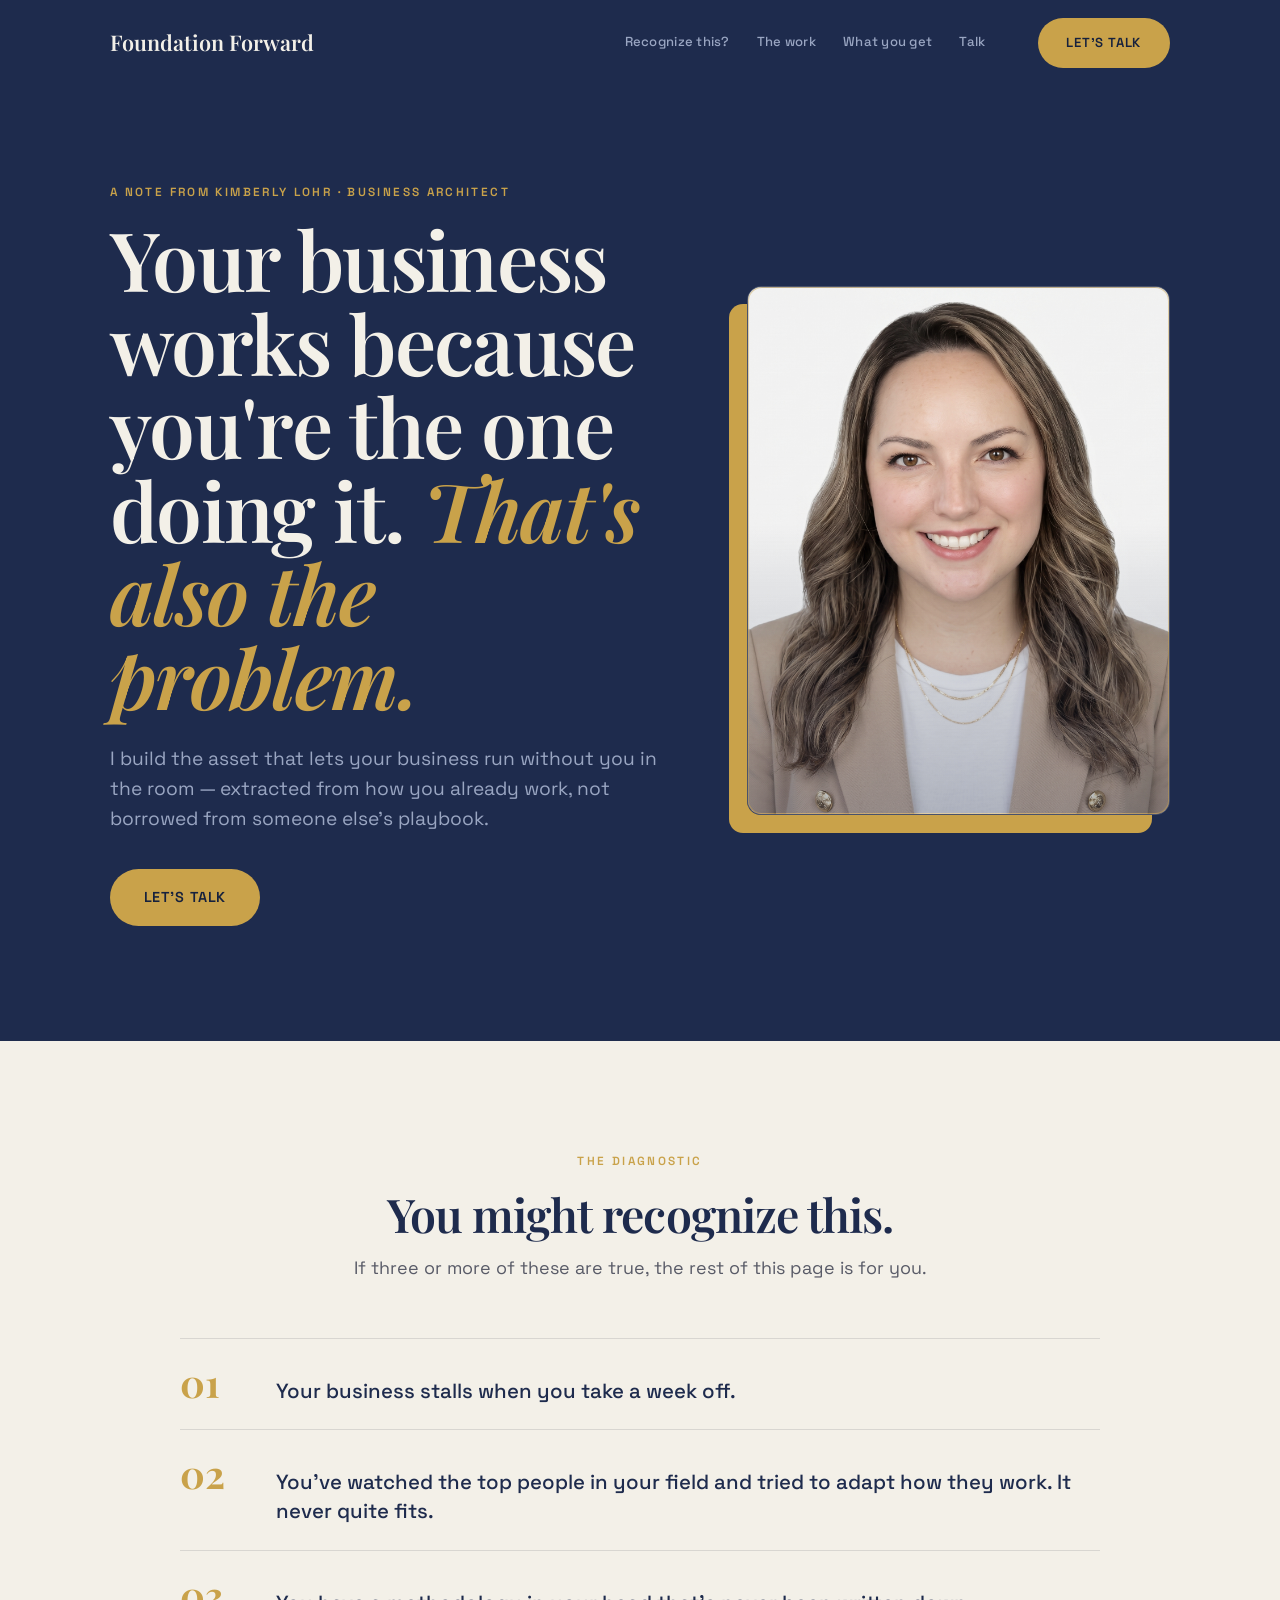
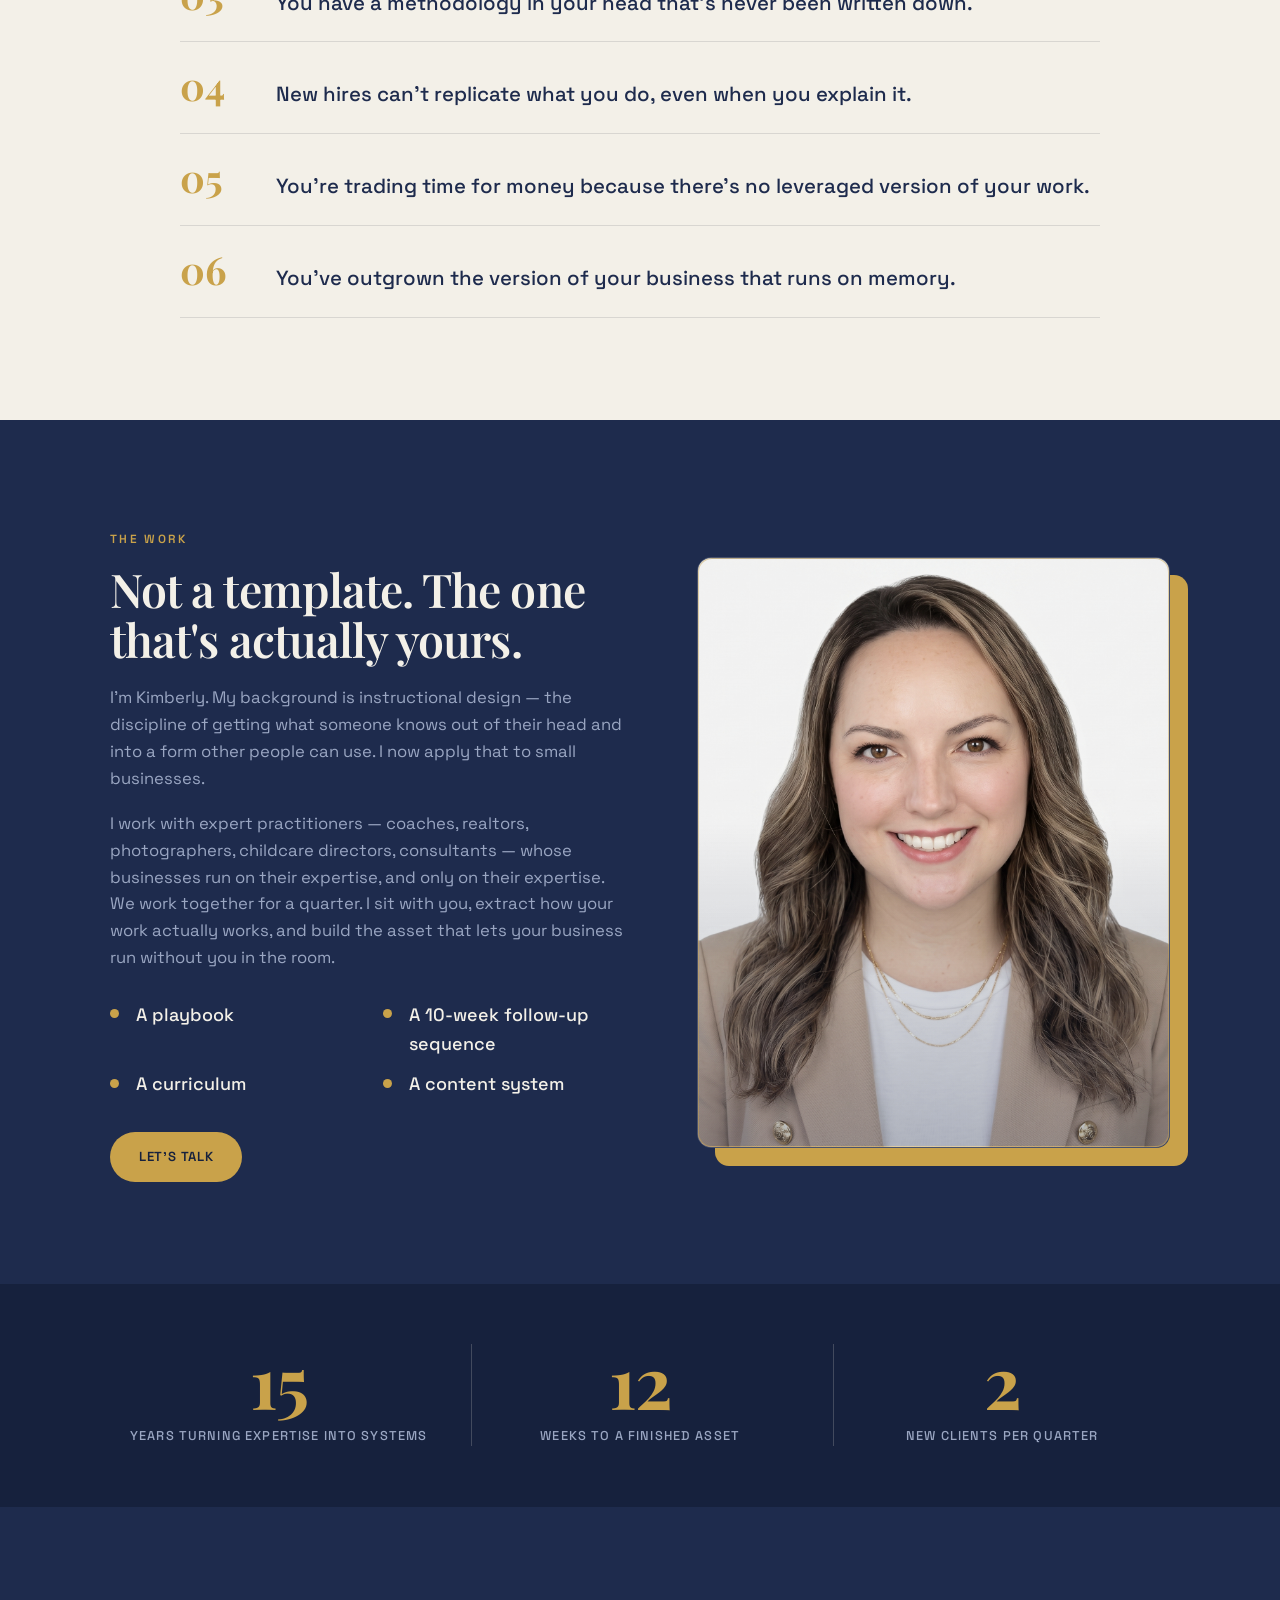
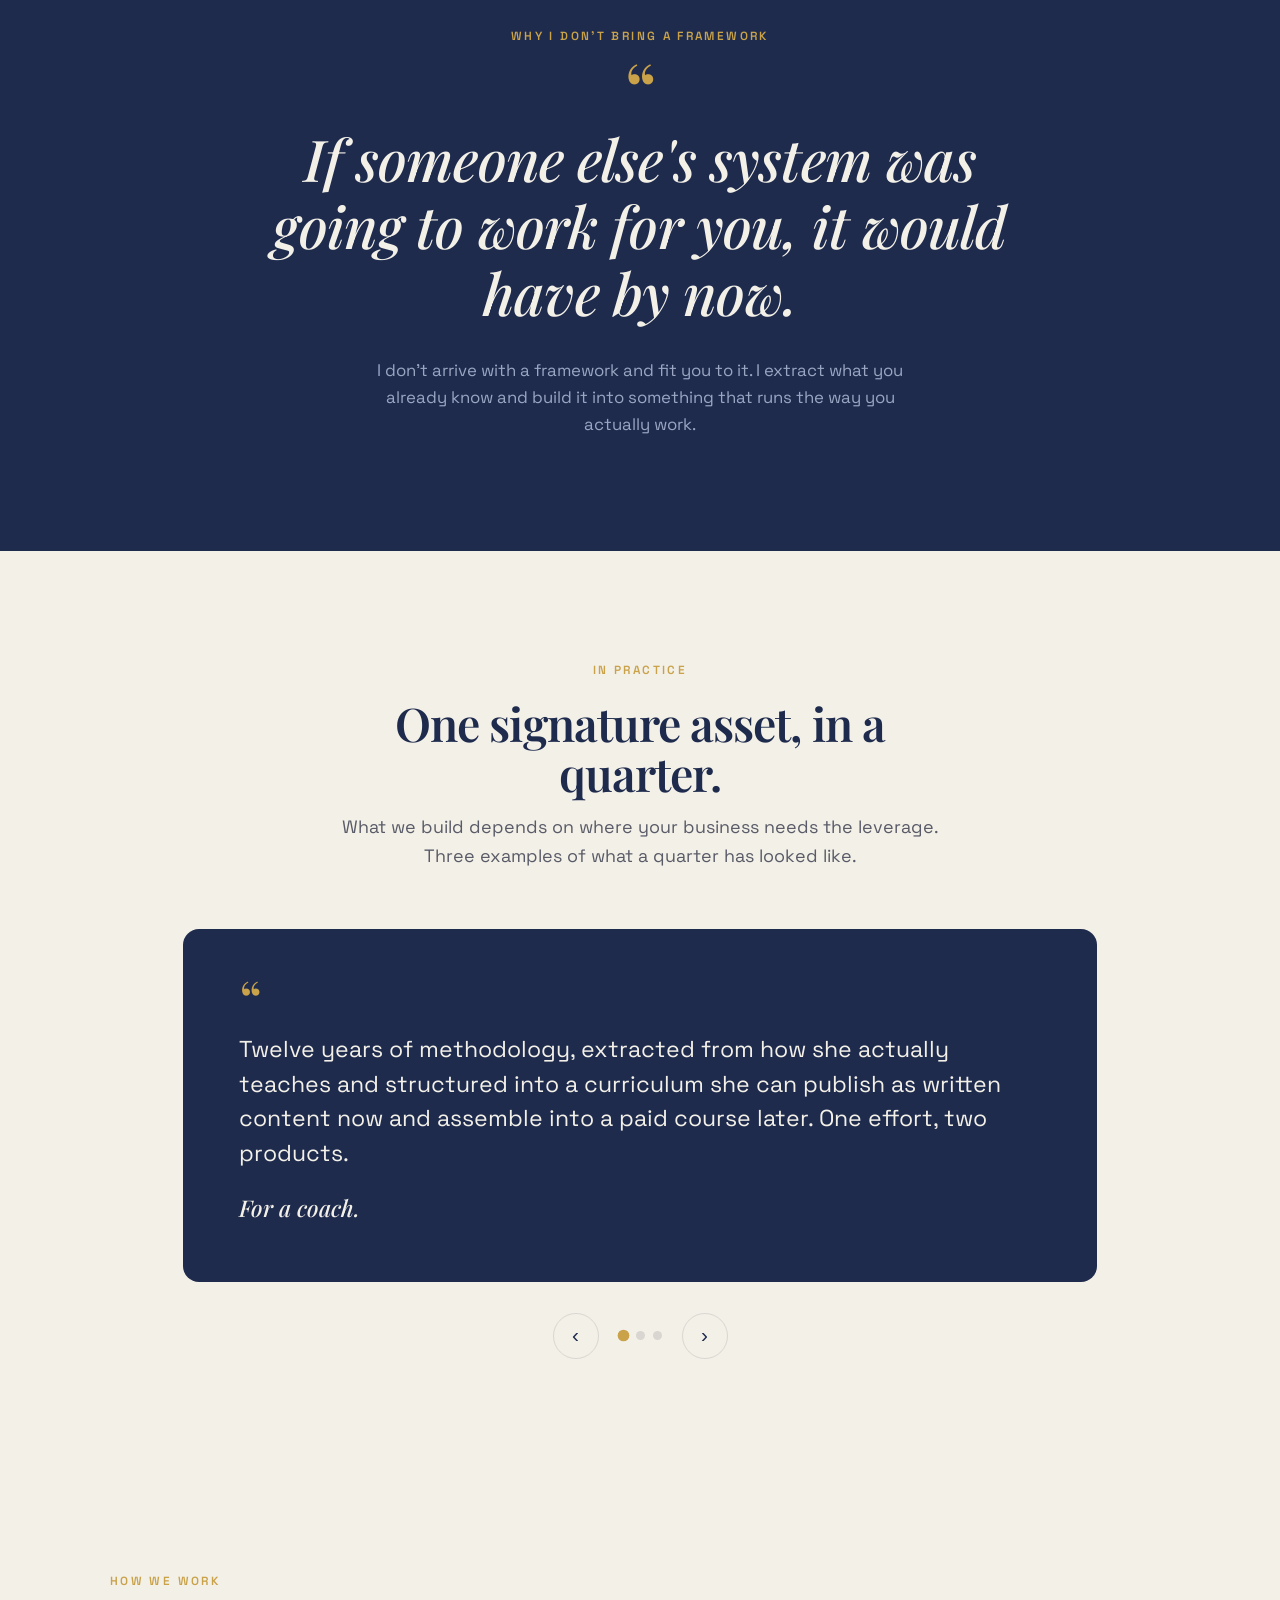
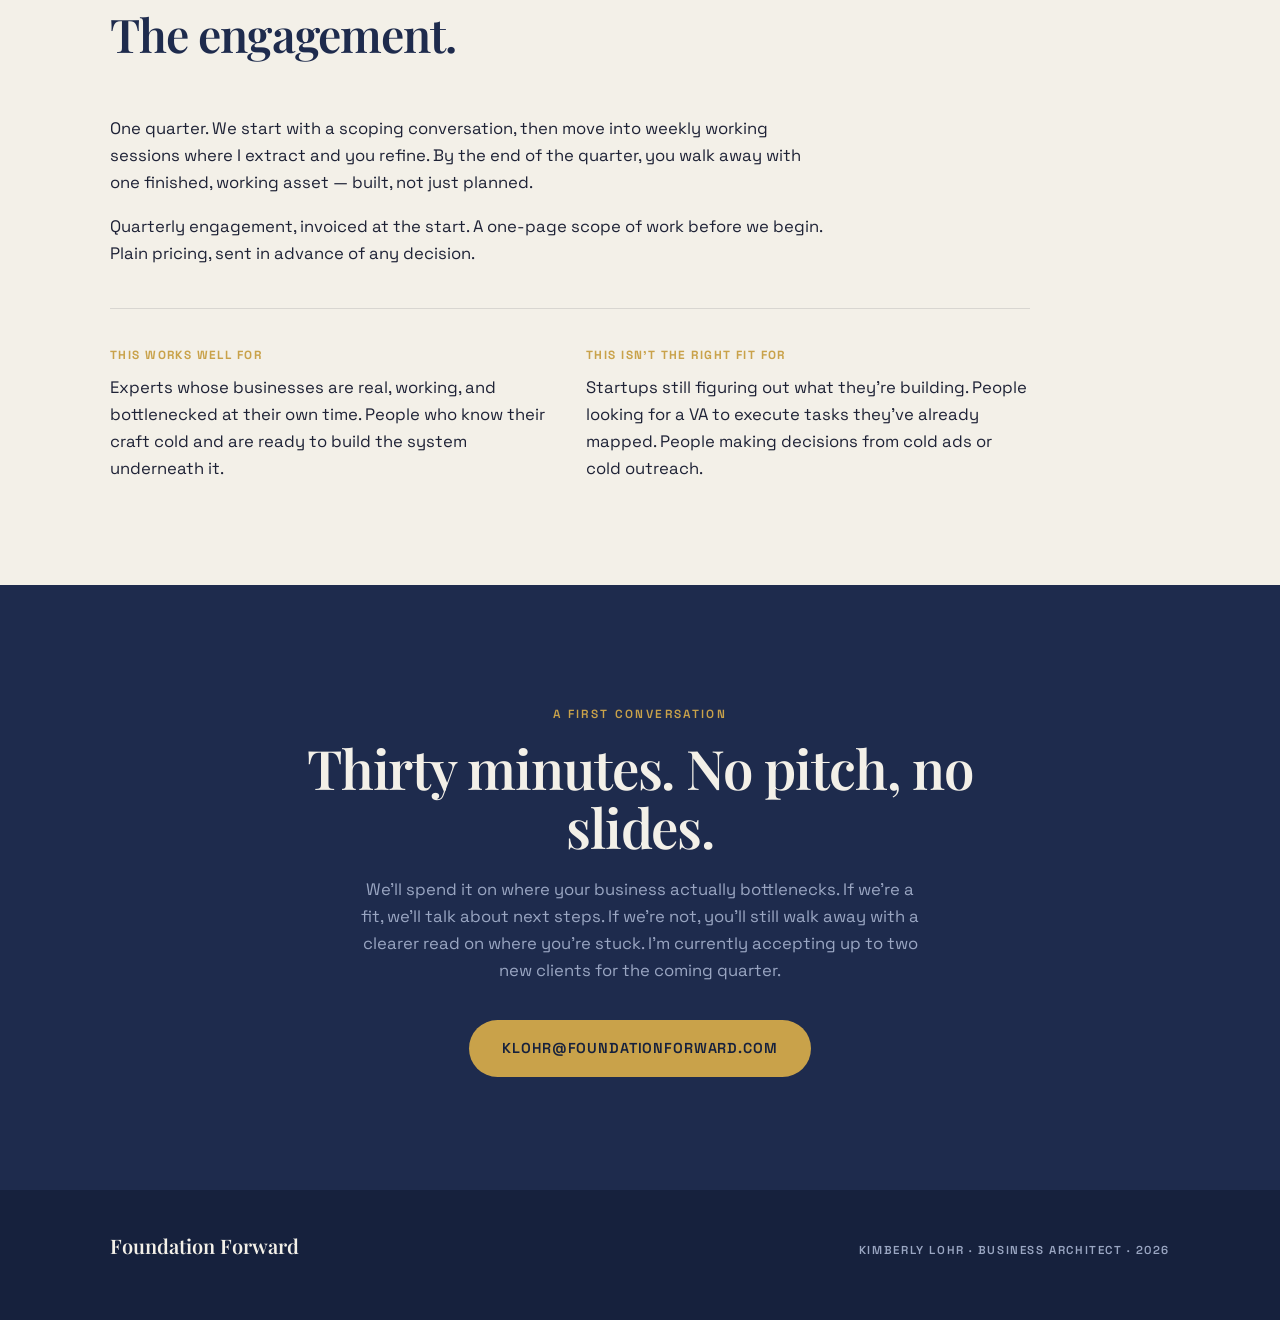
<file: index.html>
<!DOCTYPE html>
<html lang="en">
<head>
  <meta charset="UTF-8" />
  <meta name="viewport" content="width=device-width, initial-scale=1.0" />
  <title>Kimberly Lohr · Business Architect · Foundation Forward</title>
  <meta name="description" content="A note from Kimberly Lohr, Business Architect. I work with expert practitioners whose businesses run entirely through them, and build the asset that lets the business run without them in the room." />
  <link rel="preconnect" href="https://fonts.googleapis.com" />
  <link rel="preconnect" href="https://fonts.gstatic.com" crossorigin />
  <link href="https://fonts.googleapis.com/css2?family=Playfair+Display:ital,wght@0,500;0,600;0,700;1,400;1,500;1,600&family=Space+Grotesk:wght@400;500;600;700&display=swap" rel="stylesheet" />
  <link rel="stylesheet" href="style.css" />
</head>
<body>

<!-- LOADER -->
<div class="preloader" id="preloader" aria-hidden="true">
  <span class="preloader__mark">Foundation Forward</span>
  <span class="preloader__bar"><span class="preloader__fill"></span></span>
</div>

<!-- HEADER -->
<header class="site-header" id="siteHeader">
  <div class="container site-header__inner">
    <a class="wordmark" href="#top">Foundation Forward</a>
    <nav class="site-nav" aria-label="Sections">
      <a href="#diagnostic">Recognize this?</a>
      <a href="#work">The work</a>
      <a href="#examples">What you get</a>
      <a href="#contact">Talk</a>
    </nav>
    <a class="btn btn--gold" href="mailto:klohr@foundationforward.com">Let's talk</a>
  </div>
</header>

<main id="top">

  <!-- HERO -->
  <section class="hero">
    <div class="container hero__grid">
      <div class="hero__content">
        <span class="eyebrow eyebrow--gold reveal" data-anim="up">A note from Kimberly Lohr · Business Architect</span>
        <h1 class="hero__title reveal" data-anim="up" data-delay="80">Your business works because you're the one doing it. <em>That's also the problem.</em></h1>
        <p class="hero__text reveal" data-anim="up" data-delay="200">I build the asset that lets your business run without you in the room — extracted from how you already work, not borrowed from someone else's playbook.</p>
        <a class="btn btn--gold btn--lg reveal" data-anim="up" data-delay="300" href="mailto:klohr@foundationforward.com">Let's talk</a>
      </div>
      <div class="hero__media reveal" data-anim="right" data-delay="220">
        <figure class="portrait">
          <img src="klohr_headshot.jpg" alt="Kimberly Lohr" />
        </figure>
      </div>
    </div>
  </section>

  <!-- DIAGNOSTIC -->
  <section class="section section--cream" id="diagnostic">
    <div class="container">
      <div class="section-title reveal" data-anim="up">
        <span class="eyebrow">The diagnostic</span>
        <h2>You might recognize this.</h2>
        <p class="section-title__sub">If three or more of these are true, the rest of this page is for you.</p>
      </div>
      <ol class="dx-list">
        <li class="reveal" data-anim="up"><span class="dx-list__num">01</span><span class="dx-list__text">Your business stalls when you take a week off.</span></li>
        <li class="reveal" data-anim="up" data-delay="70"><span class="dx-list__num">02</span><span class="dx-list__text">You've watched the top people in your field and tried to adapt how they work. It never quite fits.</span></li>
        <li class="reveal" data-anim="up" data-delay="140"><span class="dx-list__num">03</span><span class="dx-list__text">You have a methodology in your head that's never been written down.</span></li>
        <li class="reveal" data-anim="up" data-delay="210"><span class="dx-list__num">04</span><span class="dx-list__text">New hires can't replicate what you do, even when you explain it.</span></li>
        <li class="reveal" data-anim="up" data-delay="280"><span class="dx-list__num">05</span><span class="dx-list__text">You're trading time for money because there's no leveraged version of your work.</span></li>
        <li class="reveal" data-anim="up" data-delay="350"><span class="dx-list__num">06</span><span class="dx-list__text">You've outgrown the version of your business that runs on memory.</span></li>
      </ol>
    </div>
  </section>

  <!-- THE WORK -->
  <section class="section section--plum" id="work">
    <div class="container about">
      <div class="about__content reveal" data-anim="left">
        <span class="eyebrow eyebrow--gold">The work</span>
        <h2>Not a template. The one that's actually yours.</h2>
        <p>I'm Kimberly. My background is instructional design — the discipline of getting what someone knows out of their head and into a form other people can use. I now apply that to small businesses.</p>
        <p>I work with expert practitioners — coaches, realtors, photographers, childcare directors, consultants — whose businesses run on their expertise, and only on their expertise. We work together for a quarter. I sit with you, extract how your work actually works, and build the asset that lets your business run without you in the room.</p>
        <ul class="about__list">
          <li>A playbook</li>
          <li>A 10-week follow-up sequence</li>
          <li>A curriculum</li>
          <li>A content system</li>
        </ul>
        <a class="btn btn--gold" href="mailto:klohr@foundationforward.com">Let's talk</a>
      </div>
      <div class="about__media reveal" data-anim="right" data-delay="140">
        <figure class="portrait portrait--gold">
          <img src="klohr_headshot.jpg" alt="Kimberly Lohr at work" />
        </figure>
      </div>
    </div>
  </section>

  <!-- COUNTERS -->
  <section class="counters">
    <div class="container counters__inner">
      <div class="counter reveal" data-anim="up">
        <span class="counter__num" data-count="15">0</span>
        <span class="counter__label">Years turning expertise into systems</span>
      </div>
      <div class="counter reveal" data-anim="up" data-delay="120">
        <span class="counter__num" data-count="12">0</span>
        <span class="counter__label">Weeks to a finished asset</span>
      </div>
      <div class="counter reveal" data-anim="up" data-delay="240">
        <span class="counter__num" data-count="2">0</span>
        <span class="counter__label">New clients per quarter</span>
      </div>
    </div>
  </section>

  <!-- PULL QUOTE -->
  <section class="quote-band">
    <div class="container">
      <span class="eyebrow eyebrow--gold reveal" data-anim="up">Why I don't bring a framework</span>
      <span class="quote-mark" aria-hidden="true">&ldquo;</span>
      <blockquote class="pull reveal" data-anim="up" data-delay="100">If someone else's system was going to work for you, it would have by now.</blockquote>
      <p class="quote-foot reveal" data-anim="up" data-delay="200">I don't arrive with a framework and fit you to it. I extract what you already know and build it into something that runs the way you actually work.</p>
    </div>
  </section>

  <!-- EXAMPLES -->
  <section class="section section--cream" id="examples">
    <div class="container">
      <div class="section-title reveal" data-anim="up">
        <span class="eyebrow">In practice</span>
        <h2>One signature asset, in a quarter.</h2>
        <p class="section-title__sub">What we build depends on where your business needs the leverage. Three examples of what a quarter has looked like.</p>
      </div>
      <div class="slider reveal" data-anim="up" data-delay="120">
        <div class="slider__viewport">
          <ul class="slider__track" id="examplesTrack">
            <li class="slide">
              <article class="tcard">
                <span class="tcard__mark" aria-hidden="true">&ldquo;</span>
                <p>Twelve years of methodology, extracted from how she actually teaches and structured into a curriculum she can publish as written content now and assemble into a paid course later. One effort, two products.</p>
                <p class="tcard__label">For a coach.</p>
              </article>
            </li>
            <li class="slide">
              <article class="tcard">
                <span class="tcard__mark" aria-hidden="true">&ldquo;</span>
                <p>The ten-week post-sale follow-up sequence she'd been hand-cranking from memory, built into a sequence she runs without thinking. Same warmth, none of the cognitive load.</p>
                <p class="tcard__label">For a realtor.</p>
              </article>
            </li>
            <li class="slide">
              <article class="tcard">
                <span class="tcard__mark" aria-hidden="true">&ldquo;</span>
                <p>A content system that turns the work she's already doing — sessions, client conversations, behind-the-scenes — into a steady publication rhythm that runs without becoming a second job.</p>
                <p class="tcard__label">For a studio owner.</p>
              </article>
            </li>
          </ul>
        </div>
        <div class="slider__controls">
          <button class="slider__btn" id="slidePrev" type="button" aria-label="Previous example">&#8249;</button>
          <div class="slider__dots" id="slideDots" role="tablist" aria-label="Choose example"></div>
          <button class="slider__btn" id="slideNext" type="button" aria-label="Next example">&#8250;</button>
        </div>
      </div>
    </div>
  </section>

  <!-- ENGAGEMENT + FIT -->
  <section class="section section--cream">
    <div class="container">
      <div class="section-title section-title--left reveal" data-anim="up">
        <span class="eyebrow">How we work</span>
        <h2>The engagement.</h2>
      </div>
      <div class="engage">
        <div class="engage__body reveal" data-anim="up" data-delay="80">
          <p>One quarter. We start with a scoping conversation, then move into weekly working sessions where I extract and you refine. By the end of the quarter, you walk away with one finished, working asset — built, not just planned.</p>
          <p>Quarterly engagement, invoiced at the start. A one-page scope of work before we begin. Plain pricing, sent in advance of any decision.</p>
        </div>
        <div class="fit reveal" data-anim="up" data-delay="160">
          <div class="fit__col">
            <p class="fit__label">This works well for</p>
            <p>Experts whose businesses are real, working, and bottlenecked at their own time. People who know their craft cold and are ready to build the system underneath it.</p>
          </div>
          <div class="fit__col">
            <p class="fit__label">This isn't the right fit for</p>
            <p>Startups still figuring out what they're building. People looking for a VA to execute tasks they've already mapped. People making decisions from cold ads or cold outreach.</p>
          </div>
        </div>
      </div>
    </div>
  </section>

  <!-- CTA -->
  <section class="cta" id="contact">
    <div class="container cta__inner reveal" data-anim="up">
      <span class="eyebrow eyebrow--gold">A first conversation</span>
      <h2 class="cta__title">Thirty minutes. No pitch, no slides.</h2>
      <p class="cta__text">We'll spend it on where your business actually bottlenecks. If we're a fit, we'll talk about next steps. If we're not, you'll still walk away with a clearer read on where you're stuck. I'm currently accepting up to two new clients for the coming quarter.</p>
      <a class="btn btn--gold btn--lg" href="mailto:klohr@foundationforward.com">klohr@foundationforward.com</a>
    </div>
  </section>

</main>

<!-- FOOTER -->
<footer class="footer">
  <div class="container footer__inner">
    <p class="wordmark wordmark--footer">Foundation Forward</p>
    <p class="colophon">Kimberly Lohr · Business Architect · 2026</p>
  </div>
</footer>

<button class="back-to-top" id="backToTop" type="button" aria-label="Back to top">&#8593;</button>

<script>
(function () {
  var reduce = window.matchMedia('(prefers-reduced-motion: reduce)').matches;
  var doc = document;

  var preloader = doc.getElementById('preloader');
  function hidePreloader() { if (preloader) preloader.classList.add('is-done'); }
  window.addEventListener('load', hidePreloader);
  setTimeout(hidePreloader, 1800);

  var header = doc.getElementById('siteHeader');
  var toTop = doc.getElementById('backToTop');
  function onScroll() {
    var y = window.pageYOffset;
    if (header) header.classList.toggle('is-stuck', y > 40);
    if (toTop) toTop.classList.toggle('is-shown', y > 600);
  }
  var ticking = false;
  window.addEventListener('scroll', function () {
    if (ticking) return; ticking = true;
    requestAnimationFrame(function () { onScroll(); ticking = false; });
  }, { passive: true });
  onScroll();
  if (toTop) toTop.addEventListener('click', function () {
    window.scrollTo({ top: 0, behavior: reduce ? 'auto' : 'smooth' });
  });

  var reveals = doc.querySelectorAll('.reveal');
  if (reduce || !('IntersectionObserver' in window)) {
    reveals.forEach(function (el) { el.classList.add('is-visible'); });
  } else {
    reveals.forEach(function (el) {
      var d = el.getAttribute('data-delay');
      if (d) el.style.transitionDelay = d + 'ms';
    });
    var ro = new IntersectionObserver(function (entries) {
      entries.forEach(function (e) {
        if (e.isIntersecting) { e.target.classList.add('is-visible'); ro.unobserve(e.target); }
      });
    }, { threshold: 0.14, rootMargin: '0px 0px -8% 0px' });
    reveals.forEach(function (el) { ro.observe(el); });
  }

  var counters = doc.querySelectorAll('.counter__num');
  function runCount(el) {
    var target = parseFloat(el.getAttribute('data-count')) || 0;
    if (reduce) { el.textContent = target; return; }
    var dur = 1100, start = null;
    function step(ts) {
      if (start === null) start = ts;
      var p = Math.min((ts - start) / dur, 1);
      el.textContent = Math.round(target * (1 - Math.pow(1 - p, 3)));
      if (p < 1) requestAnimationFrame(step); else el.textContent = target;
    }
    requestAnimationFrame(step);
  }
  if (counters.length) {
    if (reduce || !('IntersectionObserver' in window)) {
      counters.forEach(runCount);
    } else {
      var co = new IntersectionObserver(function (entries) {
        entries.forEach(function (e) {
          if (e.isIntersecting) { runCount(e.target); co.unobserve(e.target); }
        });
      }, { threshold: 0.5 });
      counters.forEach(function (el) { co.observe(el); });
    }
  }

  var track = doc.getElementById('examplesTrack');
  if (track) {
    var slides = Array.prototype.slice.call(track.children);
    var prev = doc.getElementById('slidePrev');
    var next = doc.getElementById('slideNext');
    var dotsWrap = doc.getElementById('slideDots');
    var index = 0, timer = null, AUTO = 6000;
    var dots = slides.map(function (_, i) {
      var b = doc.createElement('button');
      b.type = 'button'; b.className = 'slider__dot';
      b.setAttribute('role', 'tab'); b.setAttribute('aria-label', 'Example ' + (i + 1));
      b.addEventListener('click', function () { go(i, true); });
      dotsWrap.appendChild(b); return b;
    });
    function render() {
      track.style.transform = 'translateX(' + (-index * 100) + '%)';
      dots.forEach(function (d, i) {
        d.classList.toggle('is-active', i === index);
        d.setAttribute('aria-selected', i === index ? 'true' : 'false');
      });
    }
    function go(i, user) { index = (i + slides.length) % slides.length; render(); if (user) restart(); }
    function start() { if (!reduce) timer = setInterval(function () { go(index + 1); }, AUTO); }
    function stop() { if (timer) { clearInterval(timer); timer = null; } }
    function restart() { stop(); start(); }
    if (prev) prev.addEventListener('click', function () { go(index - 1, true); });
    if (next) next.addEventListener('click', function () { go(index + 1, true); });
    var sliderEl = track.closest('.slider');
    if (sliderEl) { sliderEl.addEventListener('mouseenter', stop); sliderEl.addEventListener('mouseleave', start); }
    var x0 = null;
    track.addEventListener('pointerdown', function (e) { x0 = e.clientX; stop(); });
    track.addEventListener('pointerup', function (e) {
      if (x0 === null) return;
      var dx = e.clientX - x0;
      if (Math.abs(dx) > 40) go(index + (dx < 0 ? 1 : -1), true); else start();
      x0 = null;
    });
    render(); start();
  }
})();
</script>

</body>
</html>
</file>
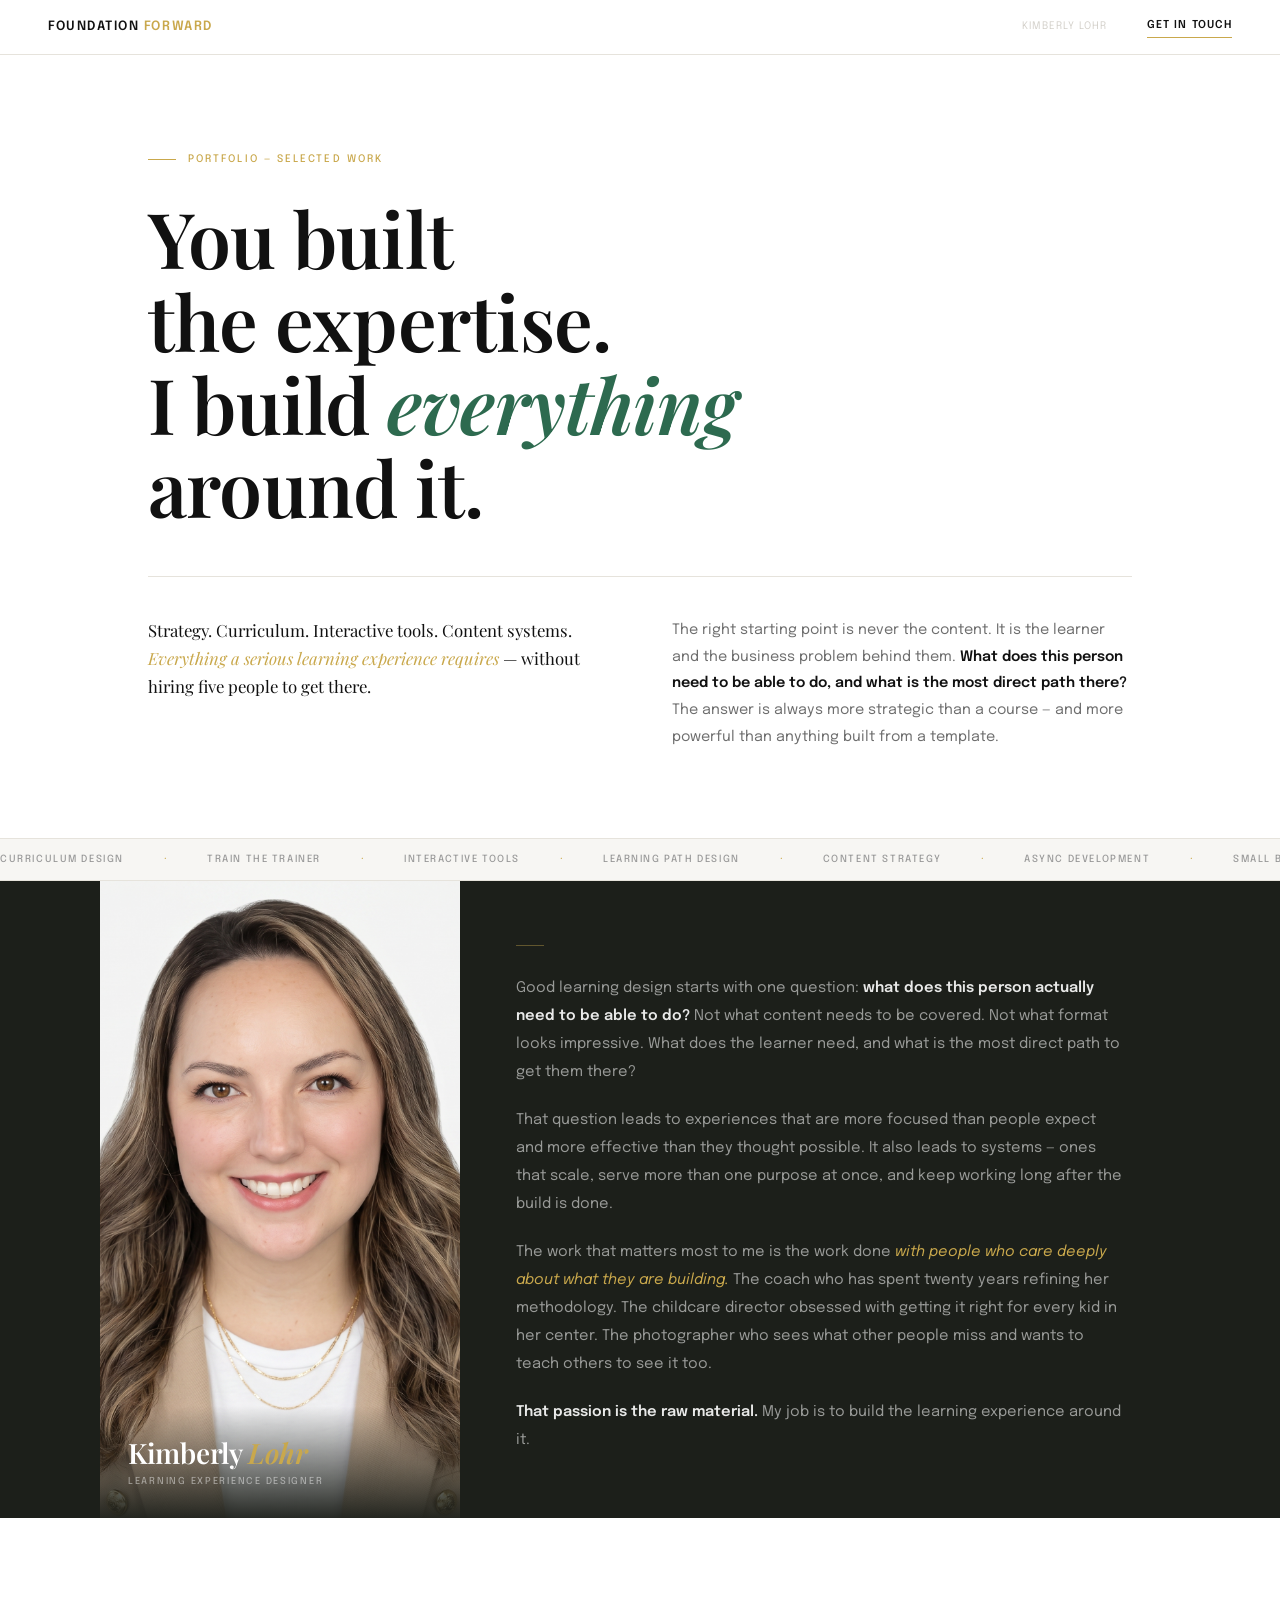
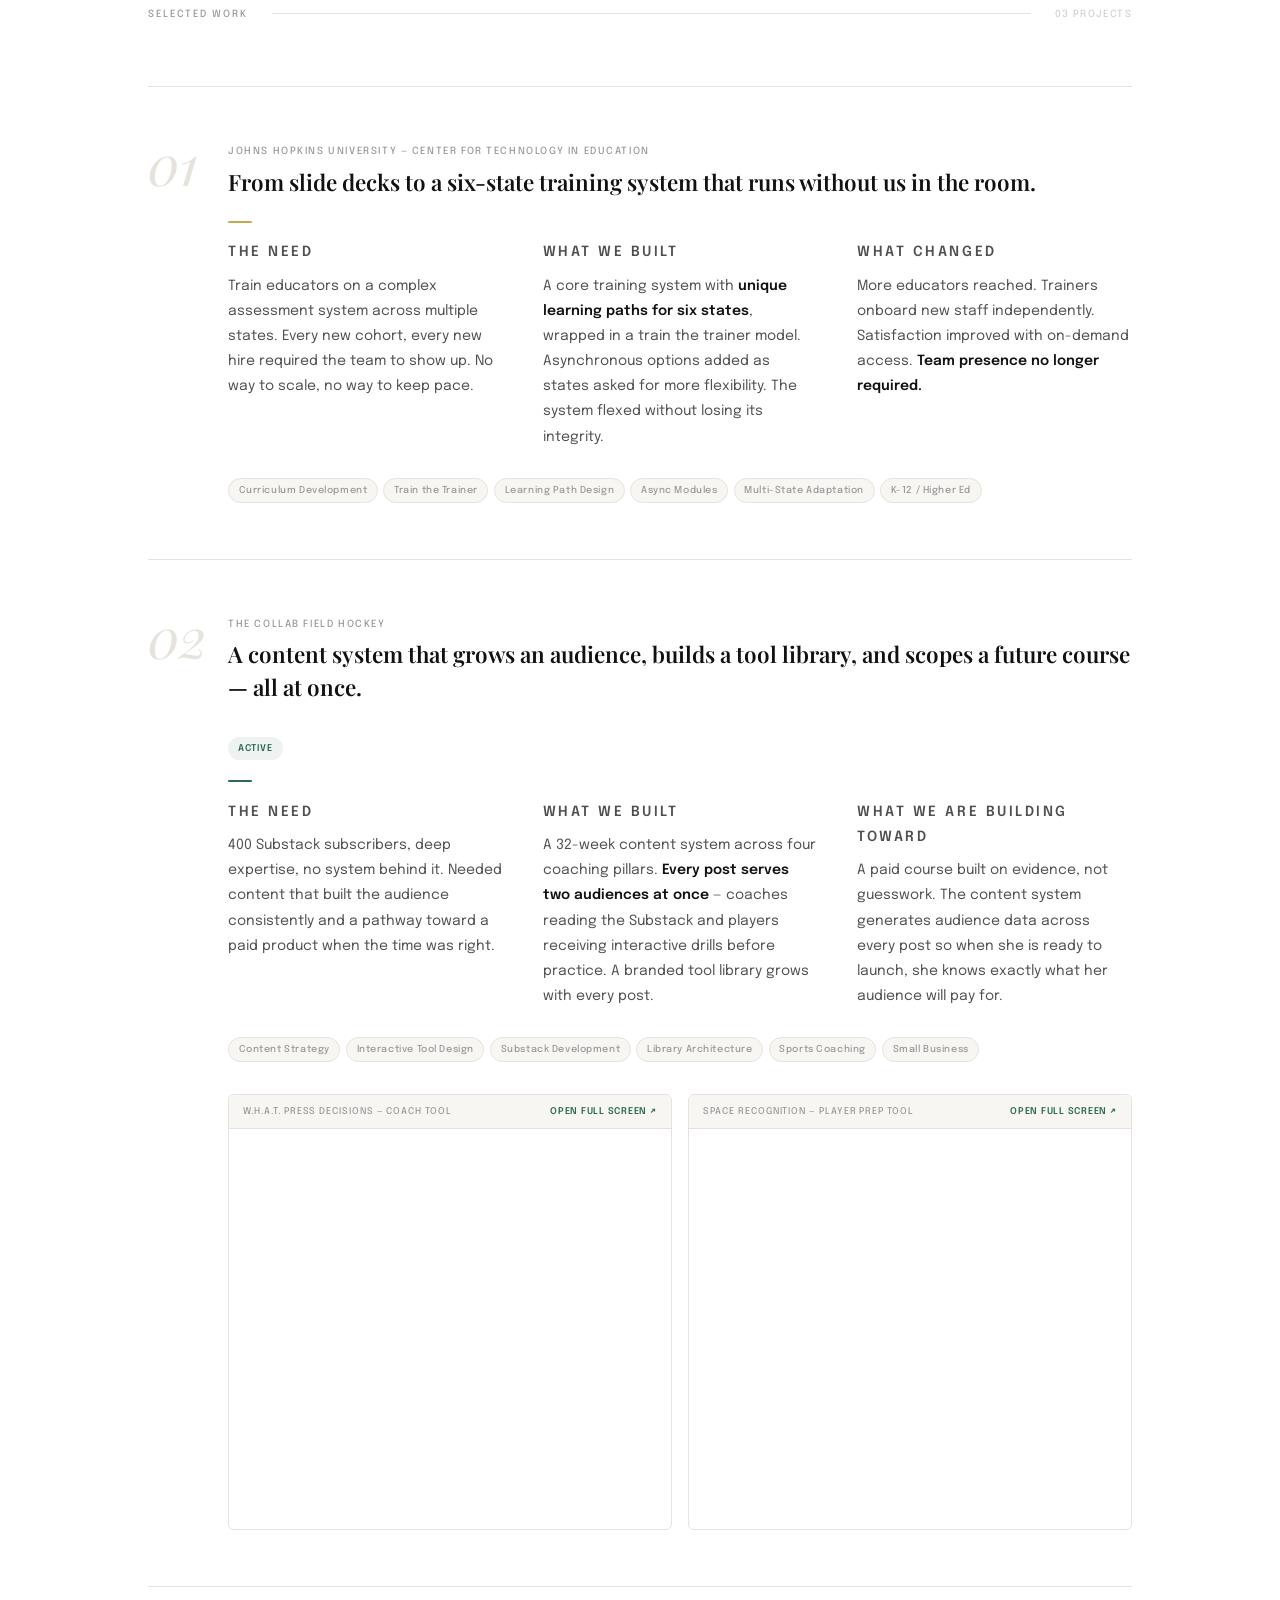
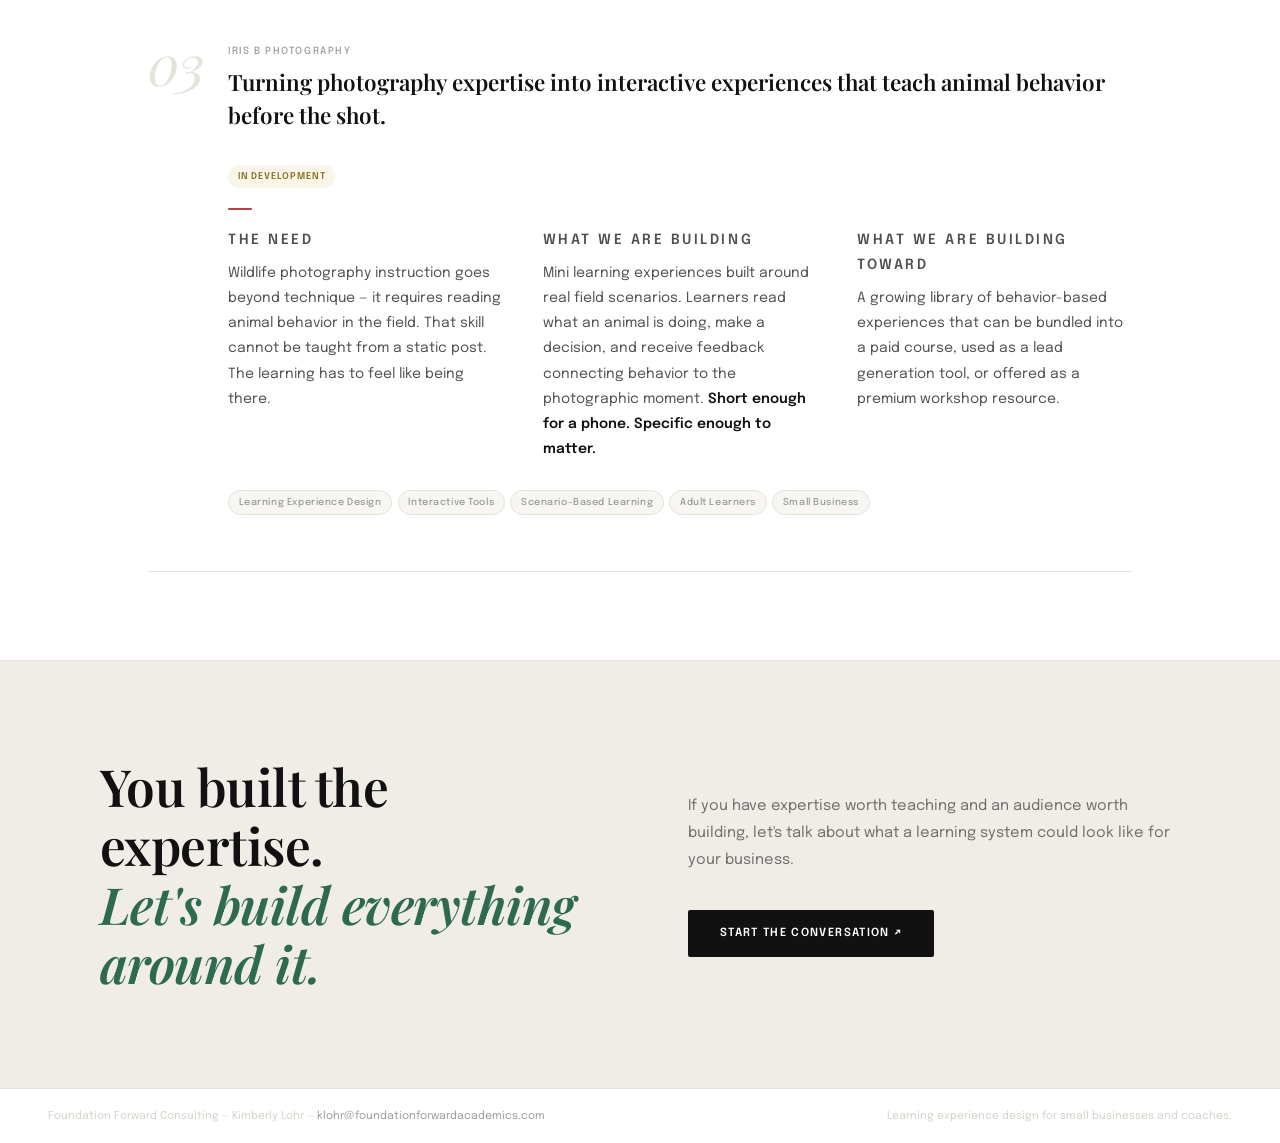
<file: foundation_forward_portfolio (1).html>
<!DOCTYPE html>
<html lang="en">
<head>
  <meta charset="UTF-8" />
  <meta name="viewport" content="width=device-width, initial-scale=1.0" />
  <title>Foundation Forward Consulting — Portfolio</title>
  <link href="https://fonts.googleapis.com/css2?family=Playfair+Display:ital,wght@0,400;0,600;0,700;1,400;1,600&family=Epilogue:wght@300;400;500;600&display=swap" rel="stylesheet" />
  <style>
    :root {
      --black:    #111111;
      --dark:     #1c1f1a;
      --white:    #ffffff;
      --off:      #f7f6f3;
      --warm:     #f0ede6;
      --gray:     #6e6e6e;
      --mid:      #999999;
      --light:    #d4d1cb;
      --gold:     #c9a84c;
      --gold-dim: rgba(201,168,76,0.12);
      --green:    #2d6a4f;
      --red:      #b84040;
      --border:   #e6e3dc;
    }

    *, *::before, *::after { box-sizing: border-box; margin: 0; padding: 0; }
    html { scroll-behavior: smooth; }

    body {
      background: var(--white);
      color: var(--black);
      font-family: 'Epilogue', sans-serif;
      font-size: 15px;
      line-height: 1.7;
      -webkit-font-smoothing: antialiased;
      overflow-x: hidden;
    }

    /* ── NAV ── */
    nav {
      padding: 1rem 3rem;
      display: flex;
      align-items: center;
      justify-content: space-between;
      border-bottom: 1px solid var(--border);
      position: sticky;
      top: 0;
      background: rgba(255,255,255,0.96);
      backdrop-filter: blur(10px);
      z-index: 100;
    }

    .nav-name {
      font-family: 'Epilogue', sans-serif;
      font-size: 0.8rem;
      font-weight: 600;
      letter-spacing: 0.12em;
      text-transform: uppercase;
      color: var(--black);
      text-decoration: none;
    }

    .nav-name span { color: var(--gold); }

    .nav-right {
      display: flex;
      align-items: center;
      gap: 2.5rem;
    }

    .nav-sub {
      font-size: 0.65rem;
      font-weight: 400;
      letter-spacing: 0.1em;
      text-transform: uppercase;
      color: var(--light);
    }

    .nav-cta {
      font-size: 0.68rem;
      font-weight: 600;
      letter-spacing: 0.1em;
      text-transform: uppercase;
      color: var(--black);
      text-decoration: none;
      padding-bottom: 2px;
      border-bottom: 1.5px solid var(--gold);
      transition: color 0.2s;
    }

    .nav-cta:hover { color: var(--gold); }

    /* ── HERO ── */
    .hero {
      max-width: 1080px;
      margin: 0 auto;
      padding: 6rem 3rem 5.5rem;
    }

    .hero-tag {
      font-size: 0.65rem;
      font-weight: 500;
      letter-spacing: 0.2em;
      text-transform: uppercase;
      color: var(--gold);
      margin-bottom: 1.75rem;
      display: flex;
      align-items: center;
      gap: 0.75rem;
    }

    .hero-tag::before {
      content: '';
      width: 28px;
      height: 1px;
      background: var(--gold);
      display: block;
    }

    .hero-h1 {
      font-family: 'Playfair Display', Georgia, serif;
      font-size: clamp(3rem, 6vw, 5rem);
      font-weight: 600;
      line-height: 1.08;
      color: var(--black);
      letter-spacing: -0.01em;
      margin-bottom: 3rem;
      max-width: 760px;
    }

    .hero-h1 em {
      font-style: italic;
      color: var(--green);
    }

    .hero-h1 .word {
      display: inline-block;
      opacity: 0;
      transform: translateY(16px);
      transition: opacity 0.5s ease, transform 0.5s ease;
    }

    .hero-h1 .word.show {
      opacity: 1;
      transform: translateY(0);
    }

    .hero-lower {
      display: grid;
      grid-template-columns: 1fr 1fr;
      gap: 4rem;
      padding-top: 2.5rem;
      border-top: 1px solid var(--border);
      align-items: start;
    }

    .hero-sub {
      font-family: 'Playfair Display', serif;
      font-size: 1.05rem;
      font-weight: 400;
      color: var(--black);
      line-height: 1.65;
    }

    .hero-sub em {
      font-style: italic;
      color: var(--gold);
    }

    .hero-body {
      font-size: 0.9rem;
      color: var(--gray);
      line-height: 1.85;
      opacity: 0;
      transform: translateY(10px);
      transition: opacity 0.5s ease, transform 0.5s ease;
    }

    .hero-body.show { opacity: 1; transform: translateY(0); }
    .hero-body strong { color: var(--black); font-weight: 600; }

    /* ── MARQUEE ── */
    .marquee-wrap {
      overflow: hidden;
      padding: 0.75rem 0;
      border-top: 1px solid var(--border);
      border-bottom: 1px solid var(--border);
      background: var(--off);
    }

    .marquee-track {
      display: flex;
      gap: 2.5rem;
      animation: marquee 26s linear infinite;
      white-space: nowrap;
      width: max-content;
    }

    .marquee-track span {
      font-size: 0.62rem;
      font-weight: 500;
      letter-spacing: 0.16em;
      text-transform: uppercase;
      color: var(--mid);
      flex-shrink: 0;
    }

    .marquee-track .dot { color: var(--gold); letter-spacing: 0; }

    @keyframes marquee {
      from { transform: translateX(0); }
      to   { transform: translateX(-50%); }
    }

    /* ── ABOUT ── */
    .about {
      background: var(--dark);
      padding: 0;
      overflow: hidden;
    }

    .about-inner {
      max-width: 1080px;
      margin: 0 auto;
      display: grid;
      grid-template-columns: 360px 1fr;
      gap: 0;
      align-items: stretch;
      min-height: 560px;
    }

    .about-left {
      position: relative;
      overflow: hidden;
    }

    .about-photo {
      width: 100%;
      height: 100%;
      min-height: 560px;
      object-fit: cover;
      object-position: center top;
      display: block;
    }

    .about-photo-overlay {
      position: absolute;
      bottom: 0;
      left: 0;
      right: 0;
      padding: 2rem 1.75rem 1.75rem;
      background: linear-gradient(to top, rgba(28,31,26,0.95) 0%, rgba(28,31,26,0.4) 60%, transparent 100%);
    }

    .about-name {
      font-family: 'Playfair Display', serif;
      font-size: 1.75rem;
      font-weight: 600;
      color: var(--white);
      line-height: 1.1;
      letter-spacing: -0.01em;
      margin-bottom: 0.3rem;
    }

    .about-name em {
      font-style: italic;
      color: var(--gold);
    }

    .about-role {
      font-size: 0.6rem;
      font-weight: 500;
      letter-spacing: 0.18em;
      text-transform: uppercase;
      color: rgba(255,255,255,0.45);
    }

    .about-right {
      padding: 4rem 3.5rem;
      display: flex;
      flex-direction: column;
      justify-content: center;
    }

    .about-divider {
      width: 28px;
      height: 1px;
      background: var(--gold);
      opacity: 0.4;
      margin-bottom: 1.75rem;
    }

    .about-right p {
      font-size: 0.92rem;
      color: rgba(255,255,255,0.55);
      line-height: 1.9;
      margin-bottom: 1.25rem;
    }

    .about-right p:last-child { margin-bottom: 0; }
    .about-right strong { color: rgba(255,255,255,0.9); font-weight: 600; }
    .about-right em { font-style: italic; color: var(--gold); }

    /* ── WORK ── */
    .work {
      max-width: 1080px;
      margin: 0 auto;
      padding: 5.5rem 3rem;
    }

    .section-header {
      display: flex;
      align-items: center;
      gap: 1.5rem;
      margin-bottom: 4rem;
    }

    .section-label {
      font-size: 0.62rem;
      font-weight: 500;
      letter-spacing: 0.2em;
      text-transform: uppercase;
      color: var(--mid);
      white-space: nowrap;
    }

    .section-line {
      flex: 1;
      height: 1px;
      background: var(--border);
    }

    .section-count {
      font-size: 0.62rem;
      font-weight: 500;
      letter-spacing: 0.14em;
      text-transform: uppercase;
      color: var(--light);
      white-space: nowrap;
    }

    /* ── CASE STUDY ── */
    .cs {
      position: relative;
      padding: 3.5rem 0 3.5rem 5rem;
      border-top: 1px solid var(--border);
      opacity: 0;
      transform: translateY(18px);
      transition: opacity 0.55s ease, transform 0.55s ease;
    }

    .cs.visible { opacity: 1; transform: translateY(0); }
    .cs:last-child { border-bottom: 1px solid var(--border); }

    .cs-num {
      position: absolute;
      top: 3rem;
      left: 0;
      font-family: 'Playfair Display', serif;
      font-style: italic;
      font-size: 3.5rem;
      font-weight: 400;
      color: var(--border);
      line-height: 1;
      letter-spacing: -0.02em;
      transition: color 0.3s;
      user-select: none;
    }

    .cs:hover .cs-num { color: var(--gold-dim); }

    .cs-top {
      display: flex;
      align-items: flex-start;
      justify-content: space-between;
      gap: 2rem;
      margin-bottom: 1.25rem;
      flex-wrap: wrap;
    }

    .cs-client {
      font-size: 0.62rem;
      font-weight: 500;
      letter-spacing: 0.16em;
      text-transform: uppercase;
      color: var(--mid);
      margin-bottom: 0.5rem;
    }

    .cs-headline {
      font-family: 'Playfair Display', serif;
      font-size: 1.4rem;
      font-weight: 600;
      color: var(--black);
      line-height: 1.3;
      max-width: 580px;
      position: relative;
      display: inline;
    }

    .cs-headline::after {
      content: '';
      position: absolute;
      bottom: -2px;
      left: 0;
      width: 0;
      height: 1.5px;
      background: var(--gold);
      transition: width 0.4s ease;
      display: block;
    }

    .cs:hover .cs-headline::after { width: 100%; }

    .cs-badge {
      font-size: 0.58rem;
      font-weight: 600;
      letter-spacing: 0.1em;
      text-transform: uppercase;
      padding: 0.22rem 0.6rem;
      border-radius: 20px;
      flex-shrink: 0;
    }

    .badge-active { background: rgba(45,106,79,0.08); color: var(--green); }
    .badge-dev    { background: var(--gold-dim); color: #8a6f20; }

    .cs-bar {
      width: 24px;
      height: 2px;
      border-radius: 1px;
      margin: 1.1rem 0;
    }

    .bar-1 { background: var(--gold); }
    .bar-2 { background: var(--green); }
    .bar-3 { background: var(--red); }

    .cs-blocks {
      display: grid;
      grid-template-columns: 1fr 1fr 1fr;
      gap: 2.5rem;
      margin-bottom: 1.75rem;
    }

    .block-label {
      font-size: 0.6rem;
      font-weight: 600;
      letter-spacing: 0.18em;
      text-transform: uppercase;
      color: var(--light);
      margin-bottom: 0.5rem;
    }

    .cs-block p {
      font-size: 0.875rem;
      color: #505050;
      line-height: 1.8;
    }

    .cs-block strong { color: var(--black); font-weight: 600; }

    .cs-tags {
      display: flex;
      flex-wrap: wrap;
      gap: 0.35rem;
    }

    .cs-tag {
      font-size: 0.6rem;
      font-weight: 500;
      letter-spacing: 0.06em;
      color: var(--mid);
      background: var(--off);
      border: 1px solid var(--border);
      padding: 0.2rem 0.6rem;
      border-radius: 20px;
    }

    /* ── TOOL PREVIEWS ── */
    .tool-previews {
      margin-top: 2rem;
      display: grid;
      grid-template-columns: 1fr 1fr;
      gap: 1rem;
    }

    .tool-preview {
      border: 1px solid var(--border);
      border-radius: 6px;
      overflow: hidden;
    }

    .preview-bar {
      padding: 0.55rem 0.9rem;
      background: var(--off);
      border-bottom: 1px solid var(--border);
      display: flex;
      align-items: center;
      justify-content: space-between;
      gap: 0.5rem;
    }

    .preview-bar span {
      font-size: 0.58rem;
      font-weight: 500;
      letter-spacing: 0.1em;
      text-transform: uppercase;
      color: var(--mid);
    }

    .preview-bar a {
      font-size: 0.58rem;
      font-weight: 600;
      letter-spacing: 0.08em;
      text-transform: uppercase;
      color: var(--green);
      text-decoration: none;
      white-space: nowrap;
      flex-shrink: 0;
      transition: opacity 0.15s;
    }

    .preview-bar a:hover { opacity: 0.7; }

    .tool-preview iframe {
      width: 100%;
      height: 400px;
      border: none;
      display: block;
    }

    /* ── CLOSING ── */
    .closing {
      background: var(--warm);
      border-top: 1px solid var(--border);
      padding: 6rem 3rem;
    }

    .closing-inner {
      max-width: 1080px;
      margin: 0 auto;
      display: grid;
      grid-template-columns: 1fr 1fr;
      gap: 6rem;
      align-items: center;
    }

    .closing h2 {
      font-family: 'Playfair Display', serif;
      font-size: clamp(2.2rem, 4vw, 3.4rem);
      font-weight: 600;
      color: var(--black);
      line-height: 1.15;
      letter-spacing: -0.01em;
    }

    .closing h2 em {
      font-style: italic;
      color: var(--green);
    }

    .closing-right p {
      font-size: 0.92rem;
      color: var(--gray);
      line-height: 1.85;
      margin-bottom: 2.25rem;
    }

    .closing-btn {
      display: inline-flex;
      align-items: center;
      gap: 0.5rem;
      background: var(--black);
      color: var(--white);
      font-size: 0.7rem;
      font-weight: 600;
      letter-spacing: 0.12em;
      text-transform: uppercase;
      text-decoration: none;
      padding: 0.9rem 2rem;
      border-radius: 2px;
      transition: background 0.2s, transform 0.2s;
    }

    .closing-btn:hover { background: var(--green); transform: translateY(-2px); }

    /* ── FOOTER ── */
    footer {
      padding: 1.1rem 3rem;
      border-top: 1px solid var(--border);
      display: flex;
      justify-content: space-between;
      align-items: center;
      flex-wrap: wrap;
      gap: 0.5rem;
    }

    footer p { font-size: 0.68rem; color: var(--light); }
    footer a { color: var(--mid); text-decoration: none; transition: color 0.15s; }
    footer a:hover { color: var(--black); }

    /* ── RESPONSIVE ── */
    @media (max-width: 768px) {
      nav { padding: 0.9rem 1.5rem; }
      .nav-sub { display: none; }
      .hero { padding: 4rem 1.5rem 3.5rem; }
      .hero-lower { grid-template-columns: 1fr; gap: 2rem; }
      .about { padding: 0; }
      .about-inner { grid-template-columns: 1fr; min-height: auto; }
      .about-photo { min-height: 340px; }
      .about-right { padding: 2.5rem 1.5rem; }
      .work { padding: 4rem 1.5rem; }
      .cs { padding-left: 0; }
      .cs-num { display: none; }
      .cs-blocks { grid-template-columns: 1fr; gap: 1.5rem; }
      .tool-previews { grid-template-columns: 1fr; }
      .tool-preview iframe { height: 360px; }
      .closing { padding: 4rem 1.5rem; }
      .closing-inner { grid-template-columns: 1fr; gap: 2.5rem; }
      footer { padding: 1.1rem 1.5rem; flex-direction: column; align-items: flex-start; }
    }
  </style>
</head>
<body>

<!-- NAV -->
<nav>
  <a href="#" class="nav-name">Foundation <span>Forward</span></a>
  <div class="nav-right">
    <span class="nav-sub">Kimberly Lohr</span>
    <a href="contact.html" class="nav-cta">Get in touch</a>
  </div>
</nav>

<!-- HERO -->
<section class="hero">
  <p class="hero-tag">Portfolio — Selected Work</p>
  <h1 class="hero-h1">
    <span class="word">You built</span><br>
    <span class="word">the expertise.</span><br>
    <span class="word">I build <em>everything</em></span><br>
    <span class="word">around it.</span>
  </h1>
  <div class="hero-lower">
    <p class="hero-sub">Strategy. Curriculum. Interactive tools. Content systems. <em>Everything a serious learning experience requires</em> — without hiring five people to get there.</p>
    <p class="hero-body">The right starting point is never the content. It is the learner and the business problem behind them. <strong>What does this person need to be able to do, and what is the most direct path there?</strong> The answer is always more strategic than a course — and more powerful than anything built from a template.</p>
  </div>
</section>

<!-- MARQUEE -->
<div class="marquee-wrap">
  <div class="marquee-track">
    <span>Curriculum Design</span><span class="dot">·</span>
    <span>Train the Trainer</span><span class="dot">·</span>
    <span>Interactive Tools</span><span class="dot">·</span>
    <span>Learning Path Design</span><span class="dot">·</span>
    <span>Content Strategy</span><span class="dot">·</span>
    <span>Async Development</span><span class="dot">·</span>
    <span>Small Business</span><span class="dot">·</span>
    <span>Multi-State Systems</span><span class="dot">·</span>
    <span>Scenario-Based Learning</span><span class="dot">·</span>
    <span>Curriculum Design</span><span class="dot">·</span>
    <span>Train the Trainer</span><span class="dot">·</span>
    <span>Interactive Tools</span><span class="dot">·</span>
    <span>Learning Path Design</span><span class="dot">·</span>
    <span>Content Strategy</span><span class="dot">·</span>
    <span>Async Development</span><span class="dot">·</span>
    <span>Small Business</span><span class="dot">·</span>
    <span>Multi-State Systems</span><span class="dot">·</span>
    <span>Scenario-Based Learning</span><span class="dot">·</span>
  </div>
</div>

<!-- ABOUT -->
<section class="about">
  <div class="about-inner">
    <div class="about-left">
      <img
        src="https://klohr-bit.github.io/foundation-forward/klohr_headshot.jpg"
        alt="Kimberly Lohr — Foundation Forward Consulting"
        class="about-photo"
      />
      <div class="about-photo-overlay">
        <h2 class="about-name">Kimberly <em>Lohr</em></h2>
        <p class="about-role">Learning Experience Designer</p>
      </div>
    </div>
    <div class="about-right">
      <div class="about-divider"></div>
      <p>Good learning design starts with one question: <strong>what does this person actually need to be able to do?</strong> Not what content needs to be covered. Not what format looks impressive. What does the learner need, and what is the most direct path to get them there?</p>
      <p>That question leads to experiences that are more focused than people expect and more effective than they thought possible. It also leads to systems — ones that scale, serve more than one purpose at once, and keep working long after the build is done.</p>
      <p>The work that matters most to me is the work done <em>with people who care deeply about what they are building.</em> The coach who has spent twenty years refining her methodology. The childcare director obsessed with getting it right for every kid in her center. The photographer who sees what other people miss and wants to teach others to see it too.</p>
      <p><strong>That passion is the raw material.</strong> My job is to build the learning experience around it.</p>
    </div>
  </div>
</section>

<!-- WORK -->
<section class="work">
  <div class="section-header">
    <span class="section-label">Selected work</span>
    <div class="section-line"></div>
    <span class="section-count">03 Projects</span>
  </div>

  <!-- CS 01 -->
  <div class="cs" id="cs-1">
    <div class="cs-num">01</div>
    <div class="cs-top">
      <div>
        <p class="cs-client">Johns Hopkins University — Center for Technology in Education</p>
        <h3 class="cs-headline">From slide decks to a six-state training system that runs without us in the room.</h3>
      </div>
    </div>
    <div class="cs-bar bar-1"></div>
    <div class="cs-blocks">
      <div class="cs-block">
        <p class="block-label">The need</p>
        <p>Train educators on a complex assessment system across multiple states. Every new cohort, every new hire required the team to show up. No way to scale, no way to keep pace.</p>
      </div>
      <div class="cs-block">
        <p class="block-label">What we built</p>
        <p>A core training system with <strong>unique learning paths for six states</strong>, wrapped in a train the trainer model. Asynchronous options added as states asked for more flexibility. The system flexed without losing its integrity.</p>
      </div>
      <div class="cs-block">
        <p class="block-label">What changed</p>
        <p>More educators reached. Trainers onboard new staff independently. Satisfaction improved with on-demand access. <strong>Team presence no longer required.</strong></p>
      </div>
    </div>
    <div class="cs-tags">
      <span class="cs-tag">Curriculum Development</span>
      <span class="cs-tag">Train the Trainer</span>
      <span class="cs-tag">Learning Path Design</span>
      <span class="cs-tag">Async Modules</span>
      <span class="cs-tag">Multi-State Adaptation</span>
      <span class="cs-tag">K-12 / Higher Ed</span>
    </div>
  </div>

  <!-- CS 02 -->
  <div class="cs" id="cs-2">
    <div class="cs-num">02</div>
    <div class="cs-top">
      <div>
        <p class="cs-client">The CoLLab Field Hockey</p>
        <h3 class="cs-headline">A content system that grows an audience, builds a tool library, and scopes a future course — all at once.</h3>
      </div>
      <span class="cs-badge badge-active">Active</span>
    </div>
    <div class="cs-bar bar-2"></div>
    <div class="cs-blocks">
      <div class="cs-block">
        <p class="block-label">The need</p>
        <p>400 Substack subscribers, deep expertise, no system behind it. Needed content that built the audience consistently and a pathway toward a paid product when the time was right.</p>
      </div>
      <div class="cs-block">
        <p class="block-label">What we built</p>
        <p>A 32-week content system across four coaching pillars. <strong>Every post serves two audiences at once</strong> — coaches reading the Substack and players receiving interactive drills before practice. A branded tool library grows with every post.</p>
      </div>
      <div class="cs-block">
        <p class="block-label">What we are building toward</p>
        <p>A paid course built on evidence, not guesswork. The content system generates audience data across every post so when she is ready to launch, she knows exactly what her audience will pay for.</p>
      </div>
    </div>
    <div class="cs-tags">
      <span class="cs-tag">Content Strategy</span>
      <span class="cs-tag">Interactive Tool Design</span>
      <span class="cs-tag">Substack Development</span>
      <span class="cs-tag">Library Architecture</span>
      <span class="cs-tag">Sports Coaching</span>
      <span class="cs-tag">Small Business</span>
    </div>
    <div class="tool-previews">
      <div class="tool-preview">
        <div class="preview-bar">
          <span>W.H.A.T. Press Decisions — Coach Tool</span>
          <a href="https://klohr-bit.github.io/collab-tools/collab_what_coach_drill.html" target="_blank">Open full screen ↗</a>
        </div>
        <iframe src="https://klohr-bit.github.io/collab-tools/collab_what_coach_drill.html" title="W.H.A.T. Press Decisions drill" loading="lazy"></iframe>
      </div>
      <div class="tool-preview">
        <div class="preview-bar">
          <span>Space Recognition — Player Prep Tool</span>
          <a href="https://klohr-bit.github.io/collab-tools/collab_space_recognition_drill.html" target="_blank">Open full screen ↗</a>
        </div>
        <iframe src="https://klohr-bit.github.io/collab-tools/collab_space_recognition_drill.html" title="Space Recognition drill" loading="lazy"></iframe>
      </div>
    </div>
  </div>

  <!-- CS 03 -->
  <div class="cs" id="cs-3">
    <div class="cs-num">03</div>
    <div class="cs-top">
      <div>
        <p class="cs-client">Iris B Photography</p>
        <h3 class="cs-headline">Turning photography expertise into interactive experiences that teach animal behavior before the shot.</h3>
      </div>
      <span class="cs-badge badge-dev">In Development</span>
    </div>
    <div class="cs-bar bar-3"></div>
    <div class="cs-blocks">
      <div class="cs-block">
        <p class="block-label">The need</p>
        <p>Wildlife photography instruction goes beyond technique — it requires reading animal behavior in the field. That skill cannot be taught from a static post. The learning has to feel like being there.</p>
      </div>
      <div class="cs-block">
        <p class="block-label">What we are building</p>
        <p>Mini learning experiences built around real field scenarios. Learners read what an animal is doing, make a decision, and receive feedback connecting behavior to the photographic moment. <strong>Short enough for a phone. Specific enough to matter.</strong></p>
      </div>
      <div class="cs-block">
        <p class="block-label">What we are building toward</p>
        <p>A growing library of behavior-based experiences that can be bundled into a paid course, used as a lead generation tool, or offered as a premium workshop resource.</p>
      </div>
    </div>
    <div class="cs-tags">
      <span class="cs-tag">Learning Experience Design</span>
      <span class="cs-tag">Interactive Tools</span>
      <span class="cs-tag">Scenario-Based Learning</span>
      <span class="cs-tag">Adult Learners</span>
      <span class="cs-tag">Small Business</span>
    </div>
  </div>

</section>

<!-- CLOSING -->
<section class="closing">
  <div class="closing-inner">
    <h2>You built the expertise.<br><em>Let's build everything<br>around it.</em></h2>
    <div class="closing-right">
      <p>If you have expertise worth teaching and an audience worth building, let's talk about what a learning system could look like for your business.</p>
      <a href="contact.html" class="closing-btn">Start the conversation ↗</a>
    </div>
  </div>
</section>

<!-- FOOTER -->
<footer>
  <p>Foundation Forward Consulting &mdash; Kimberly Lohr &mdash; <a href="mailto:klohr@foundationforwardacademics.com">klohr@foundationforwardacademics.com</a></p>
  <p>Learning experience design for small businesses and coaches.</p>
</footer>

<script>
  // Hero stagger
  document.querySelectorAll('.hero-h1 .word').forEach((w, i) => {
    setTimeout(() => w.classList.add('show'), 80 + i * 110);
  });
  setTimeout(() => document.querySelector('.hero-body').classList.add('show'), 600);

  // Scroll reveal
  const io = new IntersectionObserver(entries => {
    entries.forEach(e => { if (e.isIntersecting) e.target.classList.add('visible'); });
  }, { threshold: 0.06 });

  document.querySelectorAll('.cs').forEach(el => io.observe(el));
</script>

</body>
</html>
</file>
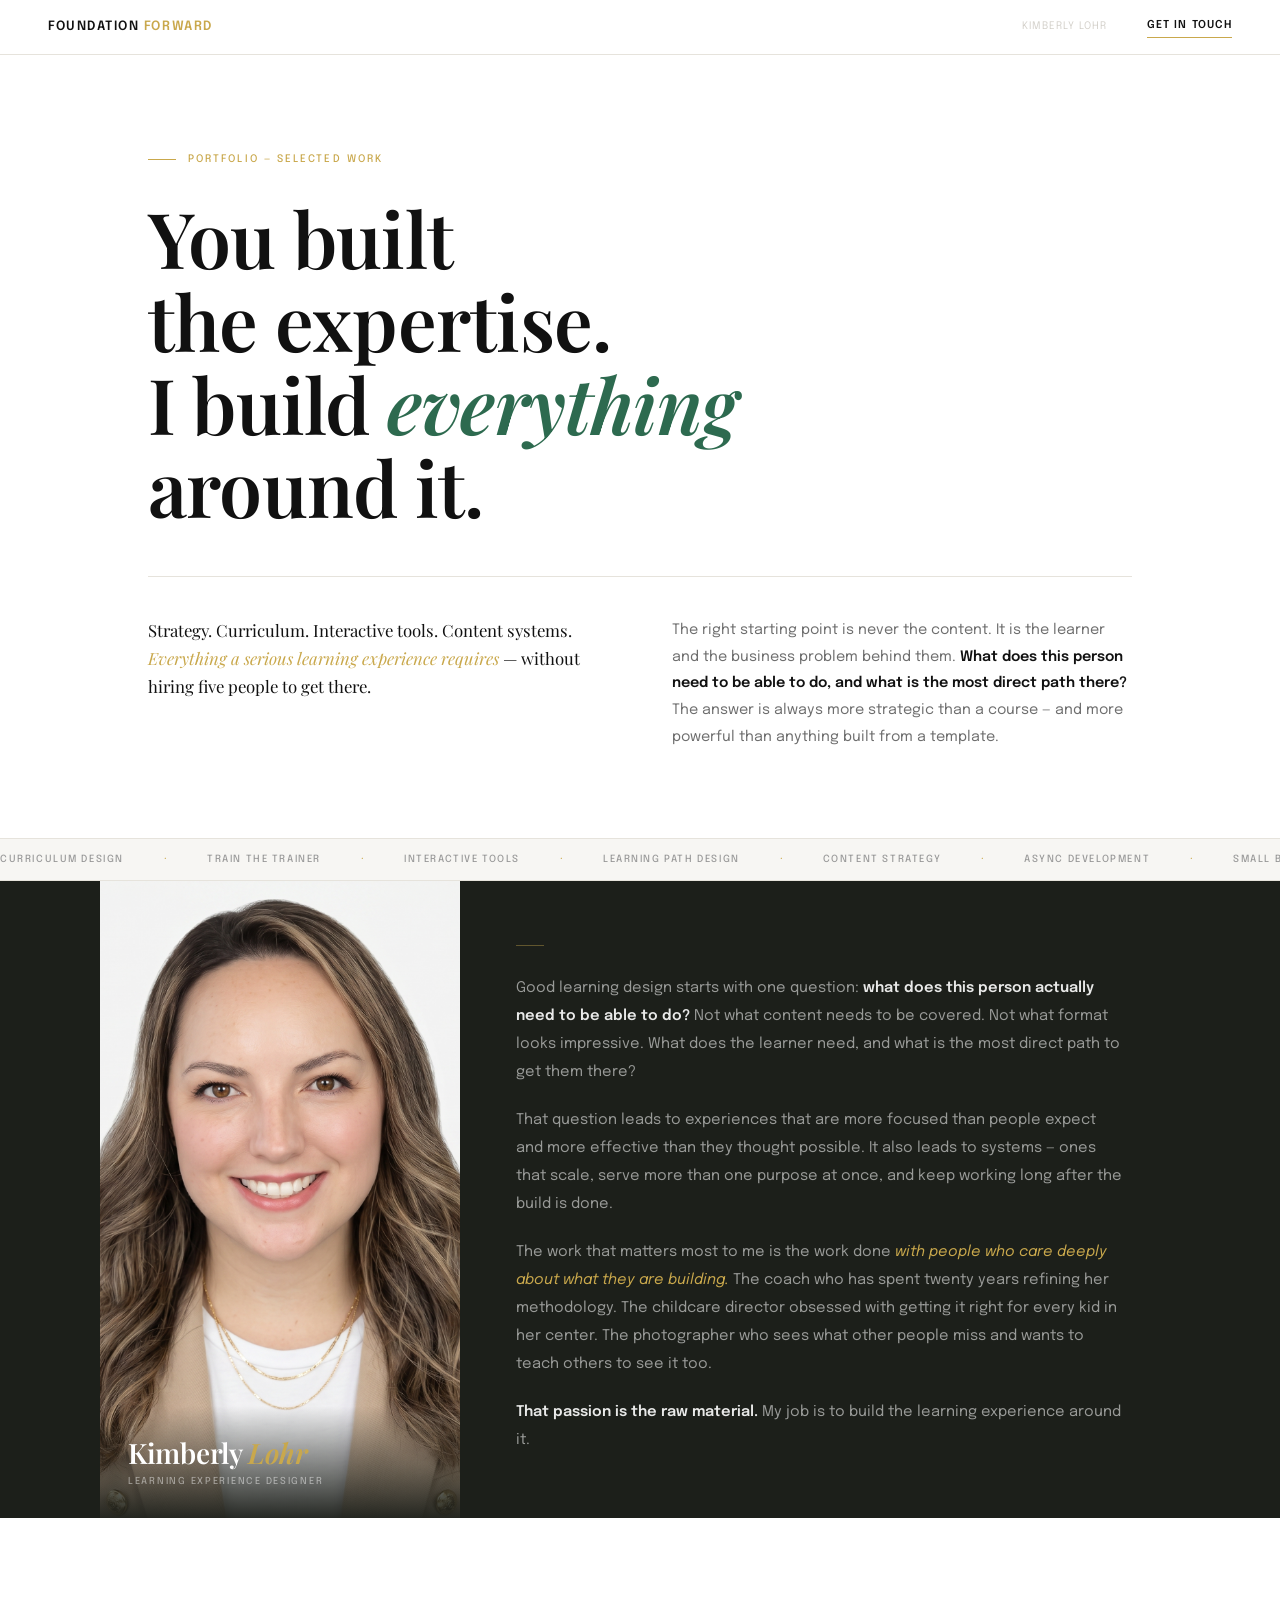
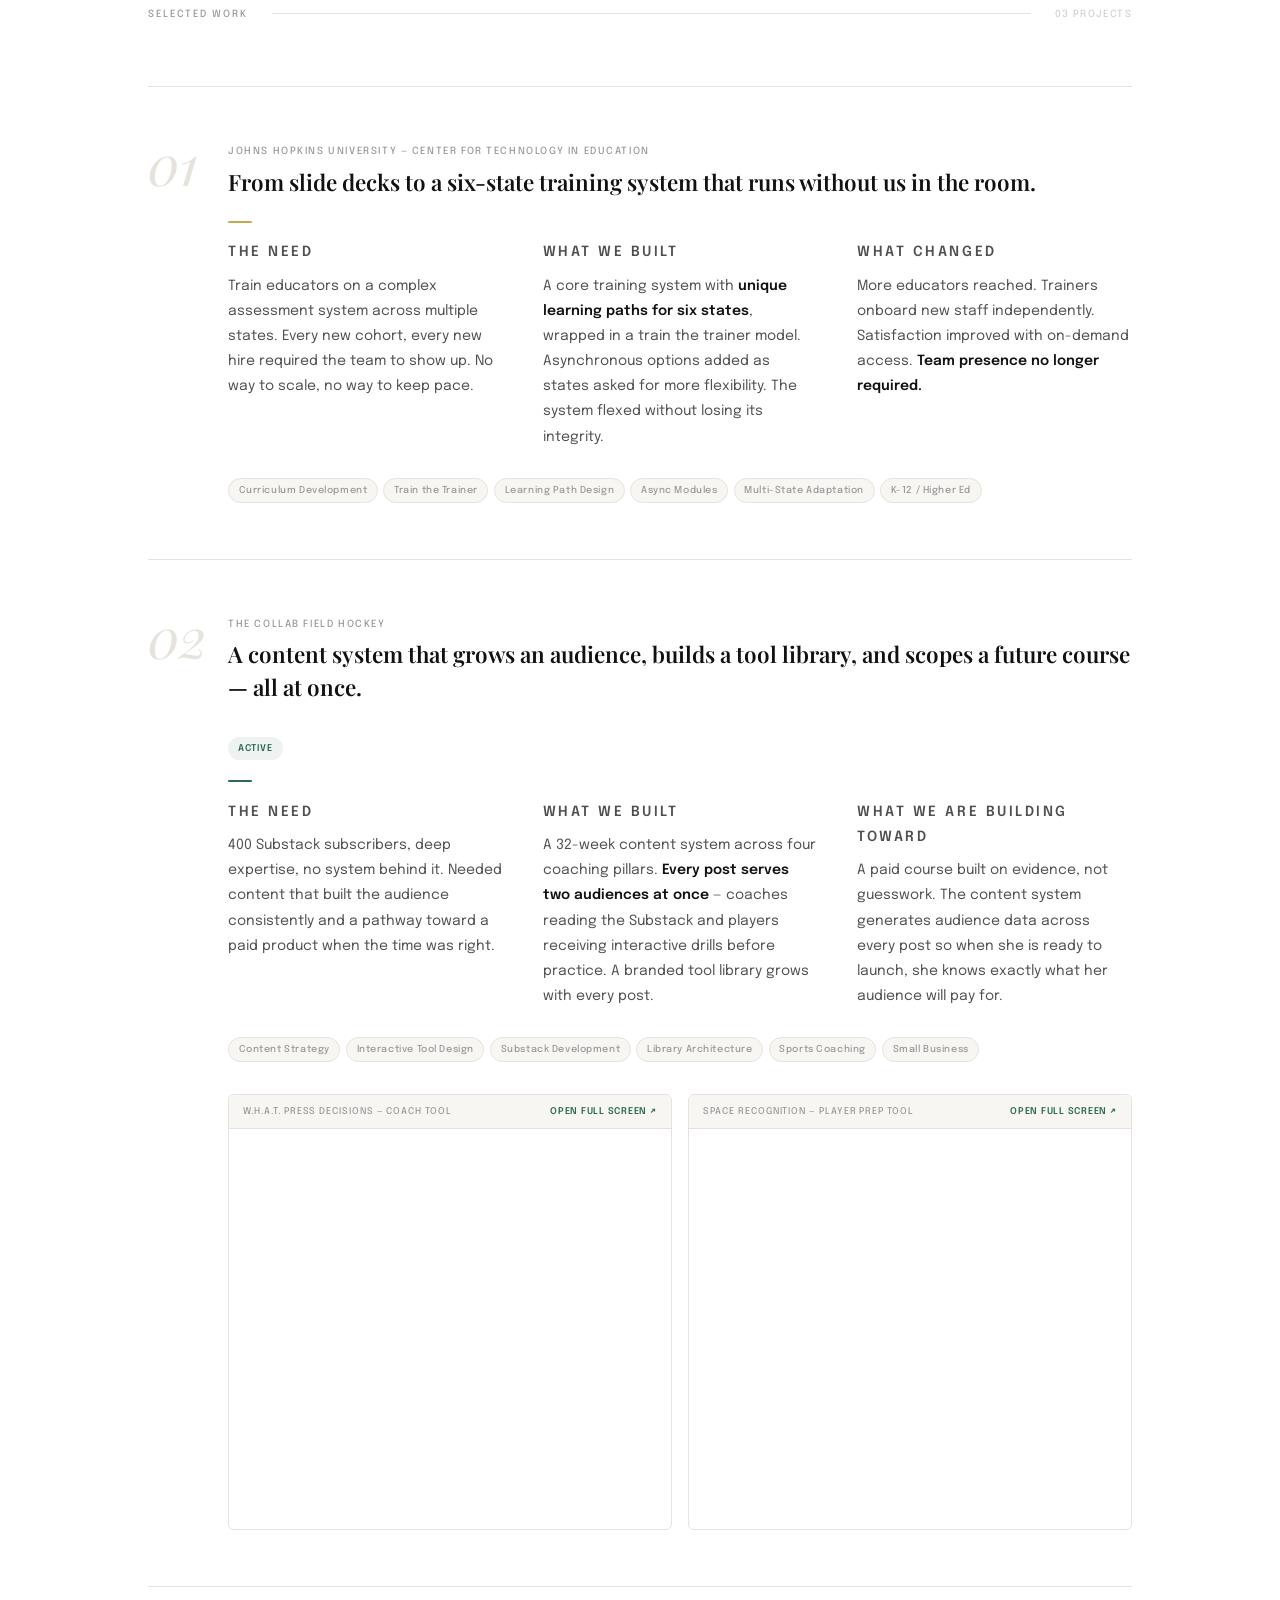
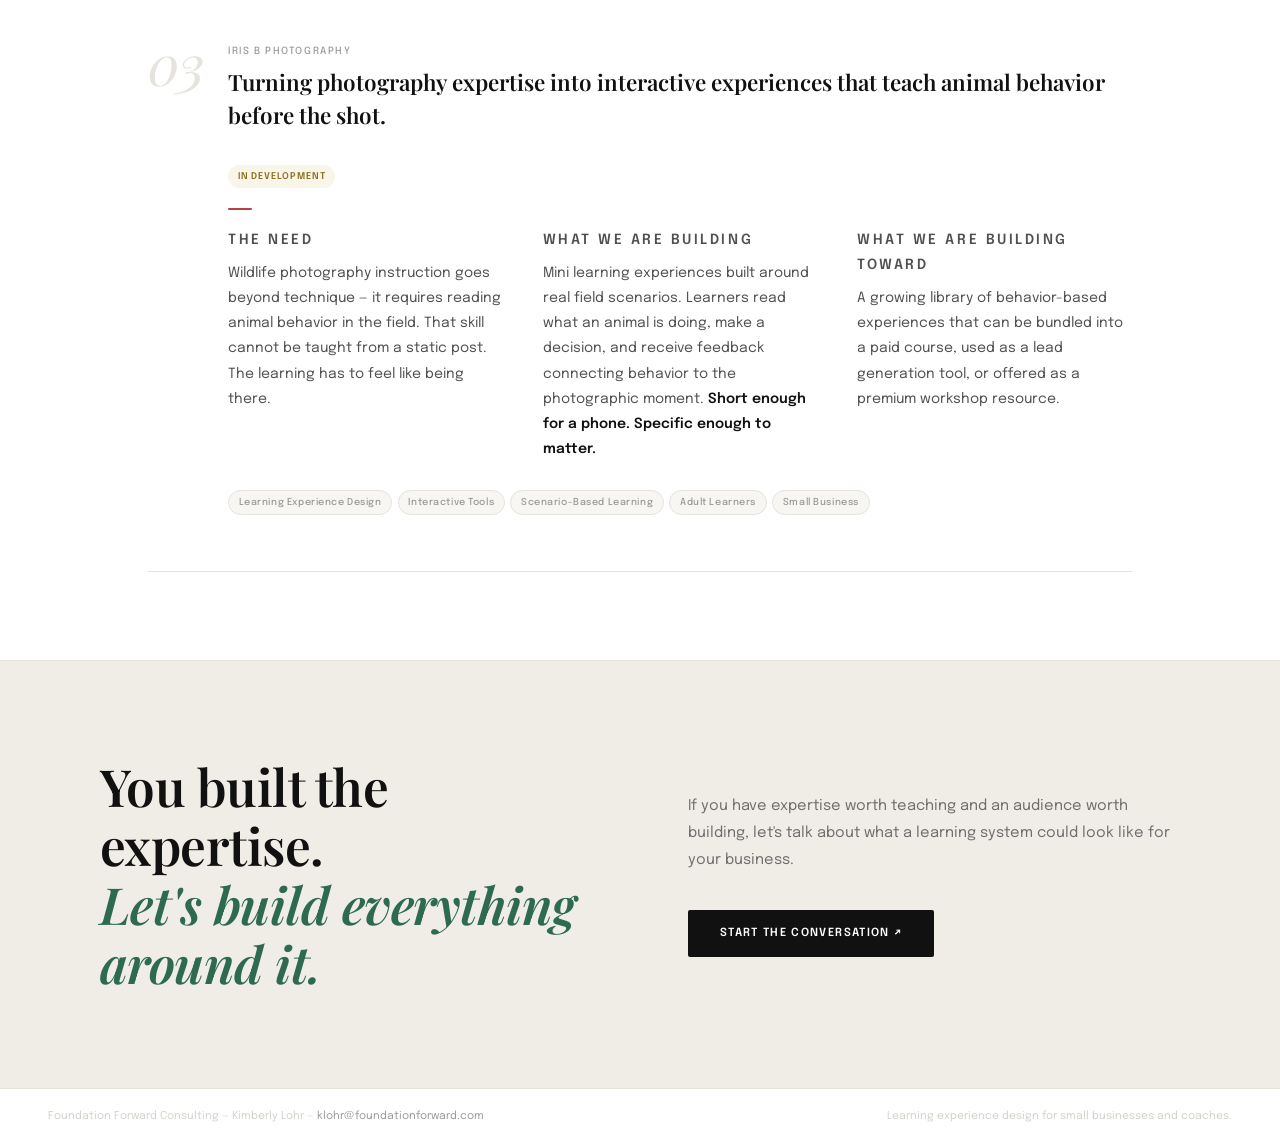
<file: foundation_forward_portfolio.html>
<!DOCTYPE html>
<html lang="en">
<head>
  <meta charset="UTF-8" />
  <meta name="viewport" content="width=device-width, initial-scale=1.0" />
  <title>Foundation Forward Consulting — Portfolio</title>
  <link href="https://fonts.googleapis.com/css2?family=Playfair+Display:ital,wght@0,400;0,600;0,700;1,400;1,600&family=Epilogue:wght@300;400;500;600&display=swap" rel="stylesheet" />
  <style>
    :root {
      --black:    #111111;
      --dark:     #1c1f1a;
      --white:    #ffffff;
      --off:      #f7f6f3;
      --warm:     #f0ede6;
      --gray:     #6e6e6e;
      --mid:      #999999;
      --light:    #d4d1cb;
      --gold:     #c9a84c;
      --gold-dim: rgba(201,168,76,0.12);
      --green:    #2d6a4f;
      --red:      #b84040;
      --border:   #e6e3dc;
    }

    *, *::before, *::after { box-sizing: border-box; margin: 0; padding: 0; }
    html { scroll-behavior: smooth; }

    body {
      background: var(--white);
      color: var(--black);
      font-family: 'Epilogue', sans-serif;
      font-size: 15px;
      line-height: 1.7;
      -webkit-font-smoothing: antialiased;
      overflow-x: hidden;
    }

    /* ── NAV ── */
    nav {
      padding: 1rem 3rem;
      display: flex;
      align-items: center;
      justify-content: space-between;
      border-bottom: 1px solid var(--border);
      position: sticky;
      top: 0;
      background: rgba(255,255,255,0.96);
      backdrop-filter: blur(10px);
      z-index: 100;
    }

    .nav-name {
      font-family: 'Epilogue', sans-serif;
      font-size: 0.8rem;
      font-weight: 600;
      letter-spacing: 0.12em;
      text-transform: uppercase;
      color: var(--black);
      text-decoration: none;
    }

    .nav-name span { color: var(--gold); }

    .nav-right {
      display: flex;
      align-items: center;
      gap: 2.5rem;
    }

    .nav-sub {
      font-size: 0.65rem;
      font-weight: 400;
      letter-spacing: 0.1em;
      text-transform: uppercase;
      color: var(--light);
    }

    .nav-cta {
      font-size: 0.68rem;
      font-weight: 600;
      letter-spacing: 0.1em;
      text-transform: uppercase;
      color: var(--black);
      text-decoration: none;
      padding-bottom: 2px;
      border-bottom: 1.5px solid var(--gold);
      transition: color 0.2s;
    }

    .nav-cta:hover { color: var(--gold); }

    /* ── HERO ── */
    .hero {
      max-width: 1080px;
      margin: 0 auto;
      padding: 6rem 3rem 5.5rem;
    }

    .hero-tag {
      font-size: 0.65rem;
      font-weight: 500;
      letter-spacing: 0.2em;
      text-transform: uppercase;
      color: var(--gold);
      margin-bottom: 1.75rem;
      display: flex;
      align-items: center;
      gap: 0.75rem;
    }

    .hero-tag::before {
      content: '';
      width: 28px;
      height: 1px;
      background: var(--gold);
      display: block;
    }

    .hero-h1 {
      font-family: 'Playfair Display', Georgia, serif;
      font-size: clamp(3rem, 6vw, 5rem);
      font-weight: 600;
      line-height: 1.08;
      color: var(--black);
      letter-spacing: -0.01em;
      margin-bottom: 3rem;
      max-width: 760px;
    }

    .hero-h1 em {
      font-style: italic;
      color: var(--green);
    }

    .hero-h1 .word {
      display: inline-block;
      opacity: 0;
      transform: translateY(16px);
      transition: opacity 0.5s ease, transform 0.5s ease;
    }

    .hero-h1 .word.show {
      opacity: 1;
      transform: translateY(0);
    }

    .hero-lower {
      display: grid;
      grid-template-columns: 1fr 1fr;
      gap: 4rem;
      padding-top: 2.5rem;
      border-top: 1px solid var(--border);
      align-items: start;
    }

    .hero-sub {
      font-family: 'Playfair Display', serif;
      font-size: 1.05rem;
      font-weight: 400;
      color: var(--black);
      line-height: 1.65;
    }

    .hero-sub em {
      font-style: italic;
      color: var(--gold);
    }

    .hero-body {
      font-size: 0.9rem;
      color: var(--gray);
      line-height: 1.85;
      opacity: 0;
      transform: translateY(10px);
      transition: opacity 0.5s ease, transform 0.5s ease;
    }

    .hero-body.show { opacity: 1; transform: translateY(0); }
    .hero-body strong { color: var(--black); font-weight: 600; }

    /* ── MARQUEE ── */
    .marquee-wrap {
      overflow: hidden;
      padding: 0.75rem 0;
      border-top: 1px solid var(--border);
      border-bottom: 1px solid var(--border);
      background: var(--off);
    }

    .marquee-track {
      display: flex;
      gap: 2.5rem;
      animation: marquee 26s linear infinite;
      white-space: nowrap;
      width: max-content;
    }

    .marquee-track span {
      font-size: 0.62rem;
      font-weight: 500;
      letter-spacing: 0.16em;
      text-transform: uppercase;
      color: var(--mid);
      flex-shrink: 0;
    }

    .marquee-track .dot { color: var(--gold); letter-spacing: 0; }

    @keyframes marquee {
      from { transform: translateX(0); }
      to   { transform: translateX(-50%); }
    }

    /* ── ABOUT ── */
    .about {
      background: var(--dark);
      padding: 0;
      overflow: hidden;
    }

    .about-inner {
      max-width: 1080px;
      margin: 0 auto;
      display: grid;
      grid-template-columns: 360px 1fr;
      gap: 0;
      align-items: stretch;
      min-height: 560px;
    }

    .about-left {
      position: relative;
      overflow: hidden;
    }

    .about-photo {
      width: 100%;
      height: 100%;
      min-height: 560px;
      object-fit: cover;
      object-position: center top;
      display: block;
    }

    .about-photo-overlay {
      position: absolute;
      bottom: 0;
      left: 0;
      right: 0;
      padding: 2rem 1.75rem 1.75rem;
      background: linear-gradient(to top, rgba(28,31,26,0.95) 0%, rgba(28,31,26,0.4) 60%, transparent 100%);
    }

    .about-name {
      font-family: 'Playfair Display', serif;
      font-size: 1.75rem;
      font-weight: 600;
      color: var(--white);
      line-height: 1.1;
      letter-spacing: -0.01em;
      margin-bottom: 0.3rem;
    }

    .about-name em {
      font-style: italic;
      color: var(--gold);
    }

    .about-role {
      font-size: 0.6rem;
      font-weight: 500;
      letter-spacing: 0.18em;
      text-transform: uppercase;
      color: rgba(255,255,255,0.45);
    }

    .about-right {
      padding: 4rem 3.5rem;
      display: flex;
      flex-direction: column;
      justify-content: center;
    }

    .about-divider {
      width: 28px;
      height: 1px;
      background: var(--gold);
      opacity: 0.4;
      margin-bottom: 1.75rem;
    }

    .about-right p {
      font-size: 0.92rem;
      color: rgba(255,255,255,0.55);
      line-height: 1.9;
      margin-bottom: 1.25rem;
    }

    .about-right p:last-child { margin-bottom: 0; }
    .about-right strong { color: rgba(255,255,255,0.9); font-weight: 600; }
    .about-right em { font-style: italic; color: var(--gold); }

    /* ── WORK ── */
    .work {
      max-width: 1080px;
      margin: 0 auto;
      padding: 5.5rem 3rem;
    }

    .section-header {
      display: flex;
      align-items: center;
      gap: 1.5rem;
      margin-bottom: 4rem;
    }

    .section-label {
      font-size: 0.62rem;
      font-weight: 500;
      letter-spacing: 0.2em;
      text-transform: uppercase;
      color: var(--mid);
      white-space: nowrap;
    }

    .section-line {
      flex: 1;
      height: 1px;
      background: var(--border);
    }

    .section-count {
      font-size: 0.62rem;
      font-weight: 500;
      letter-spacing: 0.14em;
      text-transform: uppercase;
      color: var(--light);
      white-space: nowrap;
    }

    /* ── CASE STUDY ── */
    .cs {
      position: relative;
      padding: 3.5rem 0 3.5rem 5rem;
      border-top: 1px solid var(--border);
      opacity: 0;
      transform: translateY(18px);
      transition: opacity 0.55s ease, transform 0.55s ease;
    }

    .cs.visible { opacity: 1; transform: translateY(0); }
    .cs:last-child { border-bottom: 1px solid var(--border); }

    .cs-num {
      position: absolute;
      top: 3rem;
      left: 0;
      font-family: 'Playfair Display', serif;
      font-style: italic;
      font-size: 3.5rem;
      font-weight: 400;
      color: var(--border);
      line-height: 1;
      letter-spacing: -0.02em;
      transition: color 0.3s;
      user-select: none;
    }

    .cs:hover .cs-num { color: var(--gold-dim); }

    .cs-top {
      display: flex;
      align-items: flex-start;
      justify-content: space-between;
      gap: 2rem;
      margin-bottom: 1.25rem;
      flex-wrap: wrap;
    }

    .cs-client {
      font-size: 0.62rem;
      font-weight: 500;
      letter-spacing: 0.16em;
      text-transform: uppercase;
      color: var(--mid);
      margin-bottom: 0.5rem;
    }

    .cs-headline {
      font-family: 'Playfair Display', serif;
      font-size: 1.4rem;
      font-weight: 600;
      color: var(--black);
      line-height: 1.3;
      max-width: 580px;
      position: relative;
      display: inline;
    }

    .cs-headline::after {
      content: '';
      position: absolute;
      bottom: -2px;
      left: 0;
      width: 0;
      height: 1.5px;
      background: var(--gold);
      transition: width 0.4s ease;
      display: block;
    }

    .cs:hover .cs-headline::after { width: 100%; }

    .cs-badge {
      font-size: 0.58rem;
      font-weight: 600;
      letter-spacing: 0.1em;
      text-transform: uppercase;
      padding: 0.22rem 0.6rem;
      border-radius: 20px;
      flex-shrink: 0;
    }

    .badge-active { background: rgba(45,106,79,0.08); color: var(--green); }
    .badge-dev    { background: var(--gold-dim); color: #8a6f20; }

    .cs-bar {
      width: 24px;
      height: 2px;
      border-radius: 1px;
      margin: 1.1rem 0;
    }

    .bar-1 { background: var(--gold); }
    .bar-2 { background: var(--green); }
    .bar-3 { background: var(--red); }

    .cs-blocks {
      display: grid;
      grid-template-columns: 1fr 1fr 1fr;
      gap: 2.5rem;
      margin-bottom: 1.75rem;
    }

    .block-label {
      font-size: 0.6rem;
      font-weight: 600;
      letter-spacing: 0.18em;
      text-transform: uppercase;
      color: var(--light);
      margin-bottom: 0.5rem;
    }

    .cs-block p {
      font-size: 0.875rem;
      color: #505050;
      line-height: 1.8;
    }

    .cs-block strong { color: var(--black); font-weight: 600; }

    .cs-tags {
      display: flex;
      flex-wrap: wrap;
      gap: 0.35rem;
    }

    .cs-tag {
      font-size: 0.6rem;
      font-weight: 500;
      letter-spacing: 0.06em;
      color: var(--mid);
      background: var(--off);
      border: 1px solid var(--border);
      padding: 0.2rem 0.6rem;
      border-radius: 20px;
    }

    /* ── TOOL PREVIEWS ── */
    .tool-previews {
      margin-top: 2rem;
      display: grid;
      grid-template-columns: 1fr 1fr;
      gap: 1rem;
    }

    .tool-preview {
      border: 1px solid var(--border);
      border-radius: 6px;
      overflow: hidden;
    }

    .preview-bar {
      padding: 0.55rem 0.9rem;
      background: var(--off);
      border-bottom: 1px solid var(--border);
      display: flex;
      align-items: center;
      justify-content: space-between;
      gap: 0.5rem;
    }

    .preview-bar span {
      font-size: 0.58rem;
      font-weight: 500;
      letter-spacing: 0.1em;
      text-transform: uppercase;
      color: var(--mid);
    }

    .preview-bar a {
      font-size: 0.58rem;
      font-weight: 600;
      letter-spacing: 0.08em;
      text-transform: uppercase;
      color: var(--green);
      text-decoration: none;
      white-space: nowrap;
      flex-shrink: 0;
      transition: opacity 0.15s;
    }

    .preview-bar a:hover { opacity: 0.7; }

    .tool-preview iframe {
      width: 100%;
      height: 400px;
      border: none;
      display: block;
    }

    /* ── CLOSING ── */
    .closing {
      background: var(--warm);
      border-top: 1px solid var(--border);
      padding: 6rem 3rem;
    }

    .closing-inner {
      max-width: 1080px;
      margin: 0 auto;
      display: grid;
      grid-template-columns: 1fr 1fr;
      gap: 6rem;
      align-items: center;
    }

    .closing h2 {
      font-family: 'Playfair Display', serif;
      font-size: clamp(2.2rem, 4vw, 3.4rem);
      font-weight: 600;
      color: var(--black);
      line-height: 1.15;
      letter-spacing: -0.01em;
    }

    .closing h2 em {
      font-style: italic;
      color: var(--green);
    }

    .closing-right p {
      font-size: 0.92rem;
      color: var(--gray);
      line-height: 1.85;
      margin-bottom: 2.25rem;
    }

    .closing-btn {
      display: inline-flex;
      align-items: center;
      gap: 0.5rem;
      background: var(--black);
      color: var(--white);
      font-size: 0.7rem;
      font-weight: 600;
      letter-spacing: 0.12em;
      text-transform: uppercase;
      text-decoration: none;
      padding: 0.9rem 2rem;
      border-radius: 2px;
      transition: background 0.2s, transform 0.2s;
    }

    .closing-btn:hover { background: var(--green); transform: translateY(-2px); }

    /* ── FOOTER ── */
    footer {
      padding: 1.1rem 3rem;
      border-top: 1px solid var(--border);
      display: flex;
      justify-content: space-between;
      align-items: center;
      flex-wrap: wrap;
      gap: 0.5rem;
    }

    footer p { font-size: 0.68rem; color: var(--light); }
    footer a { color: var(--mid); text-decoration: none; transition: color 0.15s; }
    footer a:hover { color: var(--black); }

    /* ── RESPONSIVE ── */
    @media (max-width: 768px) {
      nav { padding: 0.9rem 1.5rem; }
      .nav-sub { display: none; }
      .hero { padding: 4rem 1.5rem 3.5rem; }
      .hero-lower { grid-template-columns: 1fr; gap: 2rem; }
      .about { padding: 0; }
      .about-inner { grid-template-columns: 1fr; min-height: auto; }
      .about-photo { min-height: 340px; }
      .about-right { padding: 2.5rem 1.5rem; }
      .work { padding: 4rem 1.5rem; }
      .cs { padding-left: 0; }
      .cs-num { display: none; }
      .cs-blocks { grid-template-columns: 1fr; gap: 1.5rem; }
      .tool-previews { grid-template-columns: 1fr; }
      .tool-preview iframe { height: 360px; }
      .closing { padding: 4rem 1.5rem; }
      .closing-inner { grid-template-columns: 1fr; gap: 2.5rem; }
      footer { padding: 1.1rem 1.5rem; flex-direction: column; align-items: flex-start; }
    }
  </style>
</head>
<body>

<!-- NAV -->
<nav>
  <a href="#" class="nav-name">Foundation <span>Forward</span></a>
  <div class="nav-right">
    <span class="nav-sub">Kimberly Lohr</span>
    <a href="contact.html" class="nav-cta">Get in touch</a>
  </div>
</nav>

<!-- HERO -->
<section class="hero">
  <p class="hero-tag">Portfolio — Selected Work</p>
  <h1 class="hero-h1">
    <span class="word">You built</span><br>
    <span class="word">the expertise.</span><br>
    <span class="word">I build <em>everything</em></span><br>
    <span class="word">around it.</span>
  </h1>
  <div class="hero-lower">
    <p class="hero-sub">Strategy. Curriculum. Interactive tools. Content systems. <em>Everything a serious learning experience requires</em> — without hiring five people to get there.</p>
    <p class="hero-body">The right starting point is never the content. It is the learner and the business problem behind them. <strong>What does this person need to be able to do, and what is the most direct path there?</strong> The answer is always more strategic than a course — and more powerful than anything built from a template.</p>
  </div>
</section>

<!-- MARQUEE -->
<div class="marquee-wrap">
  <div class="marquee-track">
    <span>Curriculum Design</span><span class="dot">·</span>
    <span>Train the Trainer</span><span class="dot">·</span>
    <span>Interactive Tools</span><span class="dot">·</span>
    <span>Learning Path Design</span><span class="dot">·</span>
    <span>Content Strategy</span><span class="dot">·</span>
    <span>Async Development</span><span class="dot">·</span>
    <span>Small Business</span><span class="dot">·</span>
    <span>Multi-State Systems</span><span class="dot">·</span>
    <span>Scenario-Based Learning</span><span class="dot">·</span>
    <span>Curriculum Design</span><span class="dot">·</span>
    <span>Train the Trainer</span><span class="dot">·</span>
    <span>Interactive Tools</span><span class="dot">·</span>
    <span>Learning Path Design</span><span class="dot">·</span>
    <span>Content Strategy</span><span class="dot">·</span>
    <span>Async Development</span><span class="dot">·</span>
    <span>Small Business</span><span class="dot">·</span>
    <span>Multi-State Systems</span><span class="dot">·</span>
    <span>Scenario-Based Learning</span><span class="dot">·</span>
  </div>
</div>

<!-- ABOUT -->
<section class="about">
  <div class="about-inner">
    <div class="about-left">
      <img
        src="https://klohr-bit.github.io/foundation-forward/klohr_headshot.jpg"
        alt="Kimberly Lohr — Foundation Forward Consulting"
        class="about-photo"
      />
      <div class="about-photo-overlay">
        <h2 class="about-name">Kimberly <em>Lohr</em></h2>
        <p class="about-role">Learning Experience Designer</p>
      </div>
    </div>
    <div class="about-right">
      <div class="about-divider"></div>
      <p>Good learning design starts with one question: <strong>what does this person actually need to be able to do?</strong> Not what content needs to be covered. Not what format looks impressive. What does the learner need, and what is the most direct path to get them there?</p>
      <p>That question leads to experiences that are more focused than people expect and more effective than they thought possible. It also leads to systems — ones that scale, serve more than one purpose at once, and keep working long after the build is done.</p>
      <p>The work that matters most to me is the work done <em>with people who care deeply about what they are building.</em> The coach who has spent twenty years refining her methodology. The childcare director obsessed with getting it right for every kid in her center. The photographer who sees what other people miss and wants to teach others to see it too.</p>
      <p><strong>That passion is the raw material.</strong> My job is to build the learning experience around it.</p>
    </div>
  </div>
</section>

<!-- WORK -->
<section class="work">
  <div class="section-header">
    <span class="section-label">Selected work</span>
    <div class="section-line"></div>
    <span class="section-count">03 Projects</span>
  </div>

  <!-- CS 01 -->
  <div class="cs" id="cs-1">
    <div class="cs-num">01</div>
    <div class="cs-top">
      <div>
        <p class="cs-client">Johns Hopkins University — Center for Technology in Education</p>
        <h3 class="cs-headline">From slide decks to a six-state training system that runs without us in the room.</h3>
      </div>
    </div>
    <div class="cs-bar bar-1"></div>
    <div class="cs-blocks">
      <div class="cs-block">
        <p class="block-label">The need</p>
        <p>Train educators on a complex assessment system across multiple states. Every new cohort, every new hire required the team to show up. No way to scale, no way to keep pace.</p>
      </div>
      <div class="cs-block">
        <p class="block-label">What we built</p>
        <p>A core training system with <strong>unique learning paths for six states</strong>, wrapped in a train the trainer model. Asynchronous options added as states asked for more flexibility. The system flexed without losing its integrity.</p>
      </div>
      <div class="cs-block">
        <p class="block-label">What changed</p>
        <p>More educators reached. Trainers onboard new staff independently. Satisfaction improved with on-demand access. <strong>Team presence no longer required.</strong></p>
      </div>
    </div>
    <div class="cs-tags">
      <span class="cs-tag">Curriculum Development</span>
      <span class="cs-tag">Train the Trainer</span>
      <span class="cs-tag">Learning Path Design</span>
      <span class="cs-tag">Async Modules</span>
      <span class="cs-tag">Multi-State Adaptation</span>
      <span class="cs-tag">K-12 / Higher Ed</span>
    </div>
  </div>

  <!-- CS 02 -->
  <div class="cs" id="cs-2">
    <div class="cs-num">02</div>
    <div class="cs-top">
      <div>
        <p class="cs-client">The CoLLab Field Hockey</p>
        <h3 class="cs-headline">A content system that grows an audience, builds a tool library, and scopes a future course — all at once.</h3>
      </div>
      <span class="cs-badge badge-active">Active</span>
    </div>
    <div class="cs-bar bar-2"></div>
    <div class="cs-blocks">
      <div class="cs-block">
        <p class="block-label">The need</p>
        <p>400 Substack subscribers, deep expertise, no system behind it. Needed content that built the audience consistently and a pathway toward a paid product when the time was right.</p>
      </div>
      <div class="cs-block">
        <p class="block-label">What we built</p>
        <p>A 32-week content system across four coaching pillars. <strong>Every post serves two audiences at once</strong> — coaches reading the Substack and players receiving interactive drills before practice. A branded tool library grows with every post.</p>
      </div>
      <div class="cs-block">
        <p class="block-label">What we are building toward</p>
        <p>A paid course built on evidence, not guesswork. The content system generates audience data across every post so when she is ready to launch, she knows exactly what her audience will pay for.</p>
      </div>
    </div>
    <div class="cs-tags">
      <span class="cs-tag">Content Strategy</span>
      <span class="cs-tag">Interactive Tool Design</span>
      <span class="cs-tag">Substack Development</span>
      <span class="cs-tag">Library Architecture</span>
      <span class="cs-tag">Sports Coaching</span>
      <span class="cs-tag">Small Business</span>
    </div>
    <div class="tool-previews">
      <div class="tool-preview">
        <div class="preview-bar">
          <span>W.H.A.T. Press Decisions — Coach Tool</span>
          <a href="https://klohr-bit.github.io/collab-tools/collab_what_coach_drill.html" target="_blank">Open full screen ↗</a>
        </div>
        <iframe src="https://klohr-bit.github.io/collab-tools/collab_what_coach_drill.html" title="W.H.A.T. Press Decisions drill" loading="lazy"></iframe>
      </div>
      <div class="tool-preview">
        <div class="preview-bar">
          <span>Space Recognition — Player Prep Tool</span>
          <a href="https://klohr-bit.github.io/collab-tools/collab_space_recognition_drill.html" target="_blank">Open full screen ↗</a>
        </div>
        <iframe src="https://klohr-bit.github.io/collab-tools/collab_space_recognition_drill.html" title="Space Recognition drill" loading="lazy"></iframe>
      </div>
    </div>
  </div>

  <!-- CS 03 -->
  <div class="cs" id="cs-3">
    <div class="cs-num">03</div>
    <div class="cs-top">
      <div>
        <p class="cs-client">Iris B Photography</p>
        <h3 class="cs-headline">Turning photography expertise into interactive experiences that teach animal behavior before the shot.</h3>
      </div>
      <span class="cs-badge badge-dev">In Development</span>
    </div>
    <div class="cs-bar bar-3"></div>
    <div class="cs-blocks">
      <div class="cs-block">
        <p class="block-label">The need</p>
        <p>Wildlife photography instruction goes beyond technique — it requires reading animal behavior in the field. That skill cannot be taught from a static post. The learning has to feel like being there.</p>
      </div>
      <div class="cs-block">
        <p class="block-label">What we are building</p>
        <p>Mini learning experiences built around real field scenarios. Learners read what an animal is doing, make a decision, and receive feedback connecting behavior to the photographic moment. <strong>Short enough for a phone. Specific enough to matter.</strong></p>
      </div>
      <div class="cs-block">
        <p class="block-label">What we are building toward</p>
        <p>A growing library of behavior-based experiences that can be bundled into a paid course, used as a lead generation tool, or offered as a premium workshop resource.</p>
      </div>
    </div>
    <div class="cs-tags">
      <span class="cs-tag">Learning Experience Design</span>
      <span class="cs-tag">Interactive Tools</span>
      <span class="cs-tag">Scenario-Based Learning</span>
      <span class="cs-tag">Adult Learners</span>
      <span class="cs-tag">Small Business</span>
    </div>
  </div>

</section>

<!-- CLOSING -->
<section class="closing">
  <div class="closing-inner">
    <h2>You built the expertise.<br><em>Let's build everything<br>around it.</em></h2>
    <div class="closing-right">
      <p>If you have expertise worth teaching and an audience worth building, let's talk about what a learning system could look like for your business.</p>
      <a href="contact.html" class="closing-btn">Start the conversation ↗</a>
    </div>
  </div>
</section>

<!-- FOOTER -->
<footer>
  <p>Foundation Forward Consulting &mdash; Kimberly Lohr &mdash; <a href="mailto:klohr@foundationforward.com">klohr@foundationforward.com</a></p>
  <p>Learning experience design for small businesses and coaches.</p>
</footer>

<script>
  // Hero stagger
  document.querySelectorAll('.hero-h1 .word').forEach((w, i) => {
    setTimeout(() => w.classList.add('show'), 80 + i * 110);
  });
  setTimeout(() => document.querySelector('.hero-body').classList.add('show'), 600);

  // Scroll reveal
  const io = new IntersectionObserver(entries => {
    entries.forEach(e => { if (e.isIntersecting) e.target.classList.add('visible'); });
  }, { threshold: 0.06 });

  document.querySelectorAll('.cs').forEach(el => io.observe(el));
</script>

</body>
</html>
</file>
<file: style.css>
/* Foundation Forward — Kimberly Lohr
   Bold "color-field" art direction: deep luxury navy owns the page,
   statements reversed out in ivory, gold as the jewelry. Playfair Display +
   Space Grotesk. Lean component set. Functions: preloader, sticky header,
   scroll reveals, counters, slider, back-to-top. Reduced-motion aware.
   (Token names --plum/--cream/--mauve retained; values are now navy/ivory.) */

:root {
  --plum:      #1E2B4D;
  --plum-deep: #16213D;
  --cream:     #F3F0E8;
  --gold:      #C9A24A;
  --gold-soft: #DABE7C;
  --ink:       #1E2236;
  --mauve:     #9AA6C2;
  --line-cream: rgba(30,34,54,0.12);
  --line-plum:  rgba(243,240,232,0.20);
  --ease: cubic-bezier(0.2, 0.7, 0.2, 1);
  --maxw: 1140px;
}

*, *::before, *::after { box-sizing: border-box; margin: 0; padding: 0; }
html { scroll-behavior: smooth; }
body {
  background: var(--cream); color: var(--ink);
  font-family: 'Space Grotesk', system-ui, sans-serif;
  font-size: 18px; line-height: 1.62; font-weight: 400;
  -webkit-font-smoothing: antialiased; text-rendering: optimizeLegibility;
  overflow-x: hidden;
}
::selection { background: var(--gold); color: var(--plum-deep); }
img { display: block; max-width: 100%; }

.container { max-width: var(--maxw); margin: 0 auto; padding: 0 clamp(1.25rem, 4vw, 2.5rem); position: relative; }
.section { padding: clamp(3.75rem, 8vw, 7rem) 0; }
.section--cream { background: var(--cream); color: var(--ink); }
.section--plum  { background: var(--plum); color: var(--cream); }

/* TYPE */
h1, h2 { font-family: 'Playfair Display', Georgia, serif; font-weight: 600; letter-spacing: -0.02em; }
h2 { font-size: clamp(1.9rem, 4vw, 2.9rem); line-height: 1.08; color: inherit; }
.section--cream h2 { color: var(--plum); }
p { font-size: clamp(1.04rem, 1.3vw, 1.2rem); line-height: 1.62; margin-bottom: 1.1rem; }
p:last-child { margin-bottom: 0; }
em { font-style: italic; }

.eyebrow { display: inline-block; font-family: 'Space Grotesk', sans-serif; font-size: 0.74rem; font-weight: 600; letter-spacing: 0.2em; text-transform: uppercase; color: var(--mauve); margin-bottom: 1rem; }
.eyebrow--gold { color: var(--gold); }
.section--cream .eyebrow { color: var(--gold); }

/* BUTTONS */
.btn { display: inline-flex; align-items: center; gap: 0.5rem; font-family: 'Space Grotesk', sans-serif; font-weight: 600; font-size: 0.82rem; letter-spacing: 0.06em; text-transform: uppercase; text-decoration: none; border-radius: 999px; padding: 0.9rem 1.8rem; transition: transform 0.12s ease, box-shadow 0.2s ease, background 0.2s ease, color 0.2s ease; }
.btn--gold { background: var(--gold); color: var(--plum-deep); }
.btn--gold:hover { background: var(--gold-soft); transform: translateY(-2px); box-shadow: 0 10px 24px rgba(0,0,0,0.18); }
.btn--lg { font-size: 0.9rem; padding: 1.05rem 2.1rem; }

/* PRELOADER */
.preloader { position: fixed; inset: 0; z-index: 9999; background: var(--plum); display: flex; flex-direction: column; align-items: center; justify-content: center; gap: 1.25rem; transition: opacity 0.6s ease, visibility 0.6s ease; }
.preloader.is-done { opacity: 0; visibility: hidden; pointer-events: none; }
.preloader__mark { font-family: 'Playfair Display', serif; font-weight: 600; font-size: 1.6rem; color: var(--cream); }
.preloader__bar { width: 190px; height: 2px; background: rgba(241,234,222,0.2); border-radius: 2px; overflow: hidden; }
.preloader__fill { display: block; height: 100%; width: 100%; background: var(--gold); transform: translateX(-100%); animation: loadbar 1.4s var(--ease) infinite; }
@keyframes loadbar { 0% { transform: translateX(-100%); } 50% { transform: translateX(0); } 100% { transform: translateX(100%); } }

/* HEADER */
.site-header { position: sticky; top: 0; z-index: 100; background: var(--plum); transition: padding 0.25s ease, box-shadow 0.25s ease, background 0.25s ease; }
.site-header__inner { display: flex; align-items: center; justify-content: space-between; gap: 1.5rem; padding-top: 1.1rem; padding-bottom: 1.1rem; transition: padding 0.25s ease; }
.site-header.is-stuck { background: rgba(42,24,50,0.92); backdrop-filter: blur(10px); box-shadow: 0 6px 24px rgba(0,0,0,0.22); }
.site-header.is-stuck .site-header__inner { padding-top: 0.65rem; padding-bottom: 0.65rem; }
.wordmark { font-family: 'Playfair Display', Georgia, serif; font-weight: 600; font-size: 1.35rem; color: var(--cream); text-decoration: none; }
.site-nav { display: flex; gap: 1.7rem; margin-left: auto; margin-right: 1.75rem; }
.site-nav a { font-size: 0.82rem; font-weight: 500; letter-spacing: 0.02em; color: var(--mauve); text-decoration: none; position: relative; padding-bottom: 2px; transition: color 0.2s ease; }
.site-nav a::after { content: ''; position: absolute; left: 0; bottom: 0; width: 0; height: 1.5px; background: var(--gold); transition: width 0.25s var(--ease); }
.site-nav a:hover { color: var(--cream); }
.site-nav a:hover::after { width: 100%; }

/* HERO */
.hero { background: var(--plum); color: var(--cream); padding: clamp(3rem, 7vw, 6rem) 0 clamp(4rem, 9vw, 7.5rem); }
.hero__grid { display: grid; grid-template-columns: 1.15fr 0.85fr; gap: clamp(2rem, 5vw, 4.5rem); align-items: center; }
.hero__title { font-size: clamp(2.6rem, 6.4vw, 5.6rem); line-height: 1.02; color: var(--cream); margin-bottom: 1.6rem; max-width: 16ch; }
.hero__title em { color: var(--gold); font-style: italic; }
.hero__text { font-size: clamp(1.08rem, 1.5vw, 1.3rem); line-height: 1.55; color: var(--mauve); max-width: 46ch; margin-bottom: 2.25rem; }
.hero__media { position: relative; }
.portrait { position: relative; margin: 0; border-radius: 14px; overflow: hidden; }
.portrait img { width: 100%; aspect-ratio: 4 / 5; object-fit: cover; object-position: center 16%; filter: saturate(0.85) contrast(1.03) brightness(0.98); transition: transform 0.7s var(--ease); }
.portrait::after { content: ''; position: absolute; inset: 0; background: linear-gradient(180deg, rgba(30,43,77,0) 45%, rgba(30,43,77,0.30) 100%); border: 1px solid rgba(201,162,74,0.45); border-radius: 14px; pointer-events: none; }
.portrait:hover img { transform: scale(1.035); }
.hero__media .portrait { border: 1px solid var(--line-plum); box-shadow: -18px 18px 0 0 var(--gold); }

/* DIAGNOSTIC */
.section-title { max-width: 640px; margin: 0 auto clamp(2.5rem, 5vw, 3.5rem); text-align: center; }
.section-title--left { margin-left: 0; text-align: left; }
.section-title h2 { margin-top: 0.2rem; }
.section-title__sub { color: var(--ink); opacity: 0.72; font-size: clamp(1.04rem, 1.4vw, 1.2rem); margin-top: 0.85rem; }

.dx-list { list-style: none; max-width: 920px; margin: 0 auto; }
.dx-list li { display: grid; grid-template-columns: 4.5rem 1fr; gap: 1.5rem; align-items: baseline; padding: 1.5rem 0; border-top: 1px solid var(--line-cream); }
.dx-list li:last-child { border-bottom: 1px solid var(--line-cream); }
.dx-list__num { font-family: 'Playfair Display', serif; font-weight: 700; font-size: clamp(1.8rem, 3vw, 2.6rem); color: var(--gold); line-height: 1; }
.dx-list__text { font-size: clamp(1.1rem, 1.6vw, 1.4rem); line-height: 1.4; color: var(--plum); font-weight: 500; }

/* THE WORK */
.about { display: grid; grid-template-columns: 1.05fr 0.95fr; gap: clamp(2rem, 5vw, 4.5rem); align-items: center; }
.about__content h2 { color: var(--cream); margin-bottom: 1.3rem; max-width: 18ch; }
.about__content p { color: var(--mauve); }
.about__list { list-style: none; margin: 1.7rem 0 2.1rem; display: grid; grid-template-columns: 1fr 1fr; gap: 0.7rem 1.5rem; }
.about__list li { position: relative; padding-left: 1.6rem; font-weight: 500; color: var(--cream); }
.about__list li::before { content: ''; position: absolute; left: 0; top: 0.55em; width: 9px; height: 9px; border-radius: 50%; background: var(--gold); }
.about__media .portrait { box-shadow: 18px 18px 0 0 var(--gold); border: 1px solid var(--line-plum); }
.portrait--gold {}

/* COUNTERS */
.counters { background: var(--plum-deep); color: var(--cream); padding: clamp(2.5rem, 5vw, 3.75rem) 0; }
.counters__inner { display: grid; grid-template-columns: repeat(3, 1fr); gap: 1.5rem; text-align: center; }
.counter__num { display: block; font-family: 'Playfair Display', serif; font-weight: 700; font-size: clamp(2.8rem, 6.5vw, 4.5rem); line-height: 1; color: var(--gold); letter-spacing: -0.02em; }
.counter__label { display: block; margin-top: 0.6rem; font-size: 0.8rem; font-weight: 500; letter-spacing: 0.09em; text-transform: uppercase; color: var(--mauve); }
.counter + .counter { border-left: 1px solid var(--line-plum); }

/* PULL QUOTE */
.quote-band { background: var(--plum); color: var(--cream); padding: clamp(4rem, 9vw, 7rem) 0; text-align: center; }
.quote-band .container { max-width: 900px; }
.quote-mark { display: block; font-family: 'Playfair Display', serif; font-size: 5rem; line-height: 0.5; color: var(--gold); margin: 0.5rem 0 1rem; }
.pull { font-family: 'Playfair Display', Georgia, serif; font-style: italic; font-weight: 500; font-size: clamp(2rem, 5.2vw, 3.6rem); line-height: 1.16; letter-spacing: -0.015em; color: var(--cream); max-width: 22ch; margin: 0 auto; }
.quote-foot { color: var(--mauve); max-width: 52ch; margin: 2rem auto 0; font-size: 1.05rem; }

/* EXAMPLES SLIDER */
.slider { max-width: 920px; margin: 0 auto; }
.slider__viewport { overflow: hidden; border-radius: 16px; }
.slider__track { list-style: none; display: flex; transition: transform 0.6s var(--ease); will-change: transform; }
.slide { flex: 0 0 100%; min-width: 0; padding: 3px; }
.tcard { background: var(--plum); color: var(--cream); border-radius: 16px; padding: clamp(2rem, 4.5vw, 3.5rem); }
.tcard__mark { display: block; font-family: 'Playfair Display', serif; font-size: 3.5rem; line-height: 0.5; color: var(--gold); margin-bottom: 1.2rem; }
.tcard p { font-size: clamp(1.2rem, 1.8vw, 1.5rem); line-height: 1.5; color: var(--cream); }
.tcard__label { font-family: 'Playfair Display', Georgia, serif; font-style: italic; font-weight: 500; font-size: 1.35rem; color: var(--gold); margin-top: 1.3rem; }
.slider__controls { display: flex; align-items: center; justify-content: center; gap: 1.25rem; margin-top: 1.75rem; }
.slider__btn { width: 46px; height: 46px; border-radius: 999px; border: 1px solid var(--line-cream); background: transparent; color: var(--plum); font-size: 1.3rem; line-height: 1; cursor: pointer; display: grid; place-items: center; transition: background 0.2s ease, color 0.2s ease, border-color 0.2s ease; }
.slider__btn:hover { background: var(--plum); color: var(--cream); border-color: var(--plum); }
.slider__dots { display: flex; gap: 0.5rem; }
.slider__dot { width: 9px; height: 9px; border-radius: 999px; border: 0; background: var(--line-cream); cursor: pointer; padding: 0; transition: background 0.2s ease, transform 0.2s ease; }
.slider__dot.is-active { background: var(--gold); transform: scale(1.3); }

/* ENGAGEMENT + FIT */
.engage { display: grid; grid-template-columns: 1fr; gap: 2.5rem; max-width: 920px; }
.engage__body { max-width: 60ch; }
.fit { display: grid; grid-template-columns: 1fr 1fr; gap: 2rem; padding-top: 2.25rem; border-top: 1px solid var(--line-cream); }
.fit__col p:last-child { margin-bottom: 0; }
.fit__label { font-family: 'Space Grotesk', sans-serif; font-weight: 700; font-size: 0.74rem; letter-spacing: 0.12em; text-transform: uppercase; color: var(--gold); margin-bottom: 0.7rem; }

/* CTA */
.cta { background: var(--plum); color: var(--cream); padding: clamp(4rem, 9vw, 7rem) 0; text-align: center; }
.cta__inner { max-width: 760px; margin: 0 auto; }
.cta__title { font-size: clamp(2.2rem, 5vw, 3.4rem); color: var(--cream); margin-bottom: 1.25rem; }
.cta__text { color: var(--mauve); max-width: 52ch; margin: 0 auto 2.25rem; }

/* FOOTER */
.footer { background: var(--plum-deep); color: var(--cream); padding: 2.5rem 0; }
.footer__inner { display: flex; justify-content: space-between; align-items: baseline; gap: 1rem; flex-wrap: wrap; }
.wordmark--footer { font-size: 1.25rem; color: var(--cream); }
.colophon { font-family: 'Space Grotesk', sans-serif; font-size: 0.72rem; font-weight: 600; letter-spacing: 0.14em; text-transform: uppercase; color: var(--mauve); margin: 0; }

/* BACK TO TOP */
.back-to-top { position: fixed; right: 1.5rem; bottom: 1.5rem; z-index: 90; width: 46px; height: 46px; border-radius: 999px; border: 0; background: var(--gold); color: var(--plum-deep); font-size: 1.2rem; cursor: pointer; opacity: 0; transform: translateY(12px); pointer-events: none; transition: opacity 0.3s ease, transform 0.3s ease, background 0.2s ease; box-shadow: 0 8px 24px rgba(0,0,0,0.25); }
.back-to-top.is-shown { opacity: 1; transform: none; pointer-events: auto; }
.back-to-top:hover { background: var(--gold-soft); }

/* SCROLL REVEALS */
.reveal { opacity: 0; transition: opacity 0.75s var(--ease), transform 0.75s var(--ease); will-change: opacity, transform; }
.reveal[data-anim="up"]    { transform: translateY(26px); }
.reveal[data-anim="left"]  { transform: translateX(-30px); }
.reveal[data-anim="right"] { transform: translateX(30px); }
.reveal.is-visible { opacity: 1; transform: none; }

/* RESPONSIVE */
@media (max-width: 900px) {
  .hero__grid { grid-template-columns: 1fr; gap: 2.5rem; }
  .hero__media { order: -1; max-width: 360px; }
  .about { grid-template-columns: 1fr; }
  .about__media { max-width: 420px; }
  .fit { grid-template-columns: 1fr; gap: 1.75rem; }
  .site-nav { display: none; }
}
@media (max-width: 560px) {
  body { font-size: 17px; }
  .dx-list li { grid-template-columns: 3rem 1fr; gap: 1rem; }
  .about__list { grid-template-columns: 1fr; }
  .counters__inner { grid-template-columns: 1fr; gap: 0; }
  .counter + .counter { border-left: 0; border-top: 1px solid var(--line-plum); padding-top: 1.4rem; margin-top: 1.4rem; }
  .hero__media .portrait, .about__media .portrait { box-shadow: -12px 12px 0 0 var(--gold); }
  .footer__inner { flex-direction: column; align-items: flex-start; gap: 0.5rem; }
  .back-to-top { right: 1rem; bottom: 1rem; }
}

/* REDUCED MOTION */
@media (prefers-reduced-motion: reduce) {
  html { scroll-behavior: auto; }
  *, *::before, *::after { animation-duration: 0.001ms !important; animation-iteration-count: 1 !important; transition-duration: 0.001ms !important; }
  .reveal { opacity: 1 !important; transform: none !important; }
  .preloader__fill { animation: none; }
}
</file>
